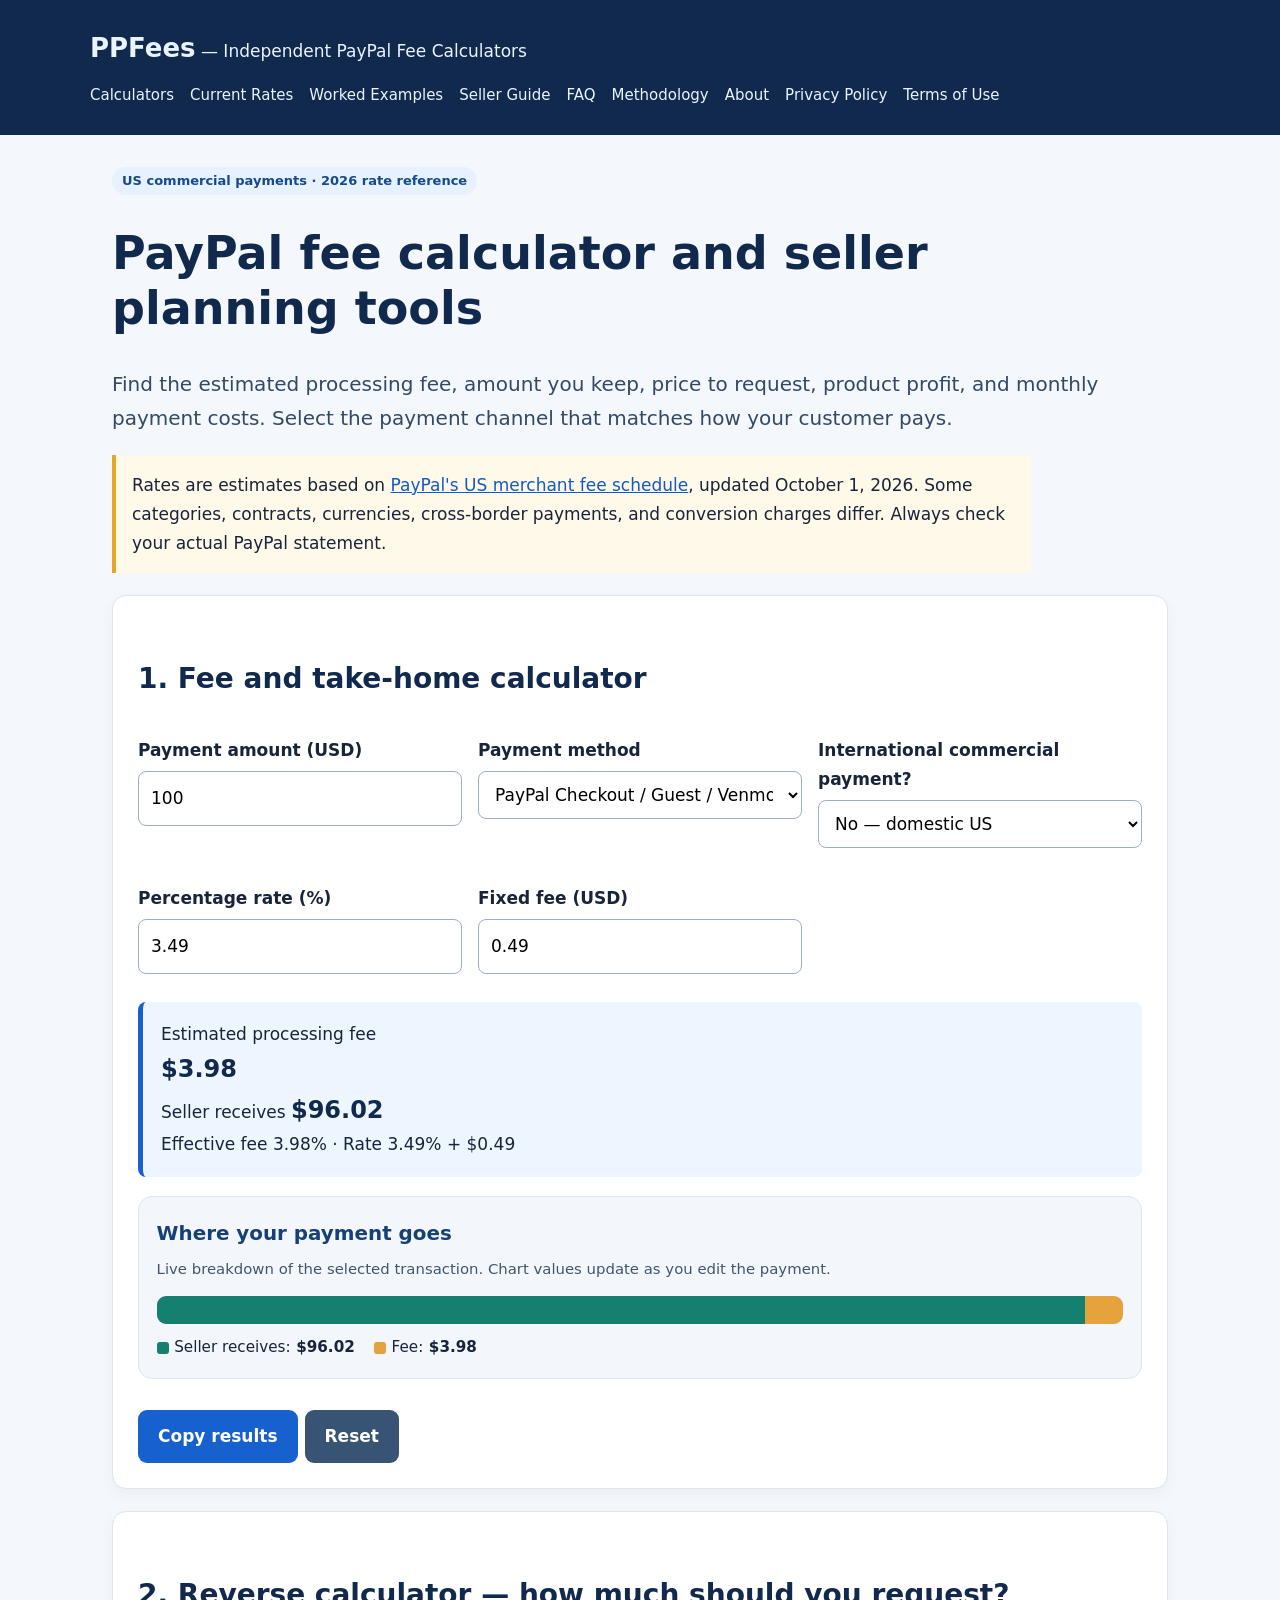
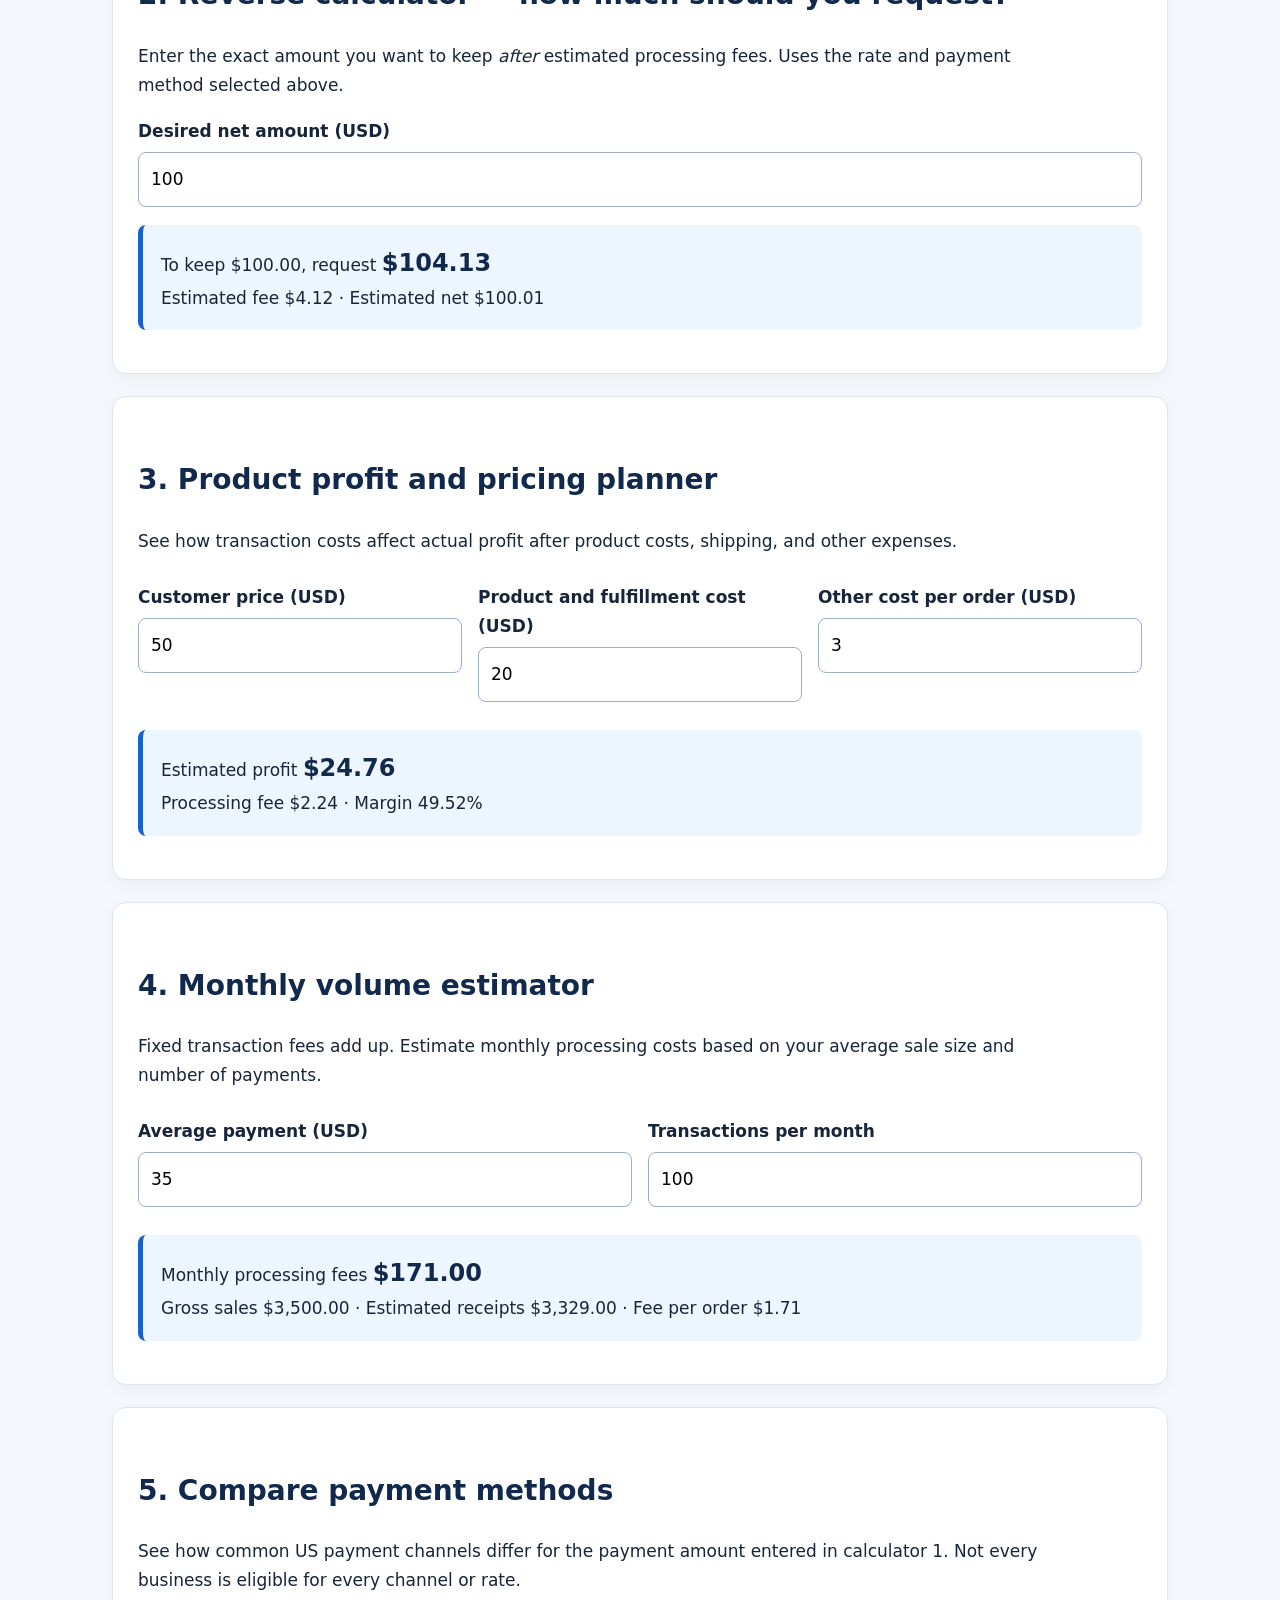
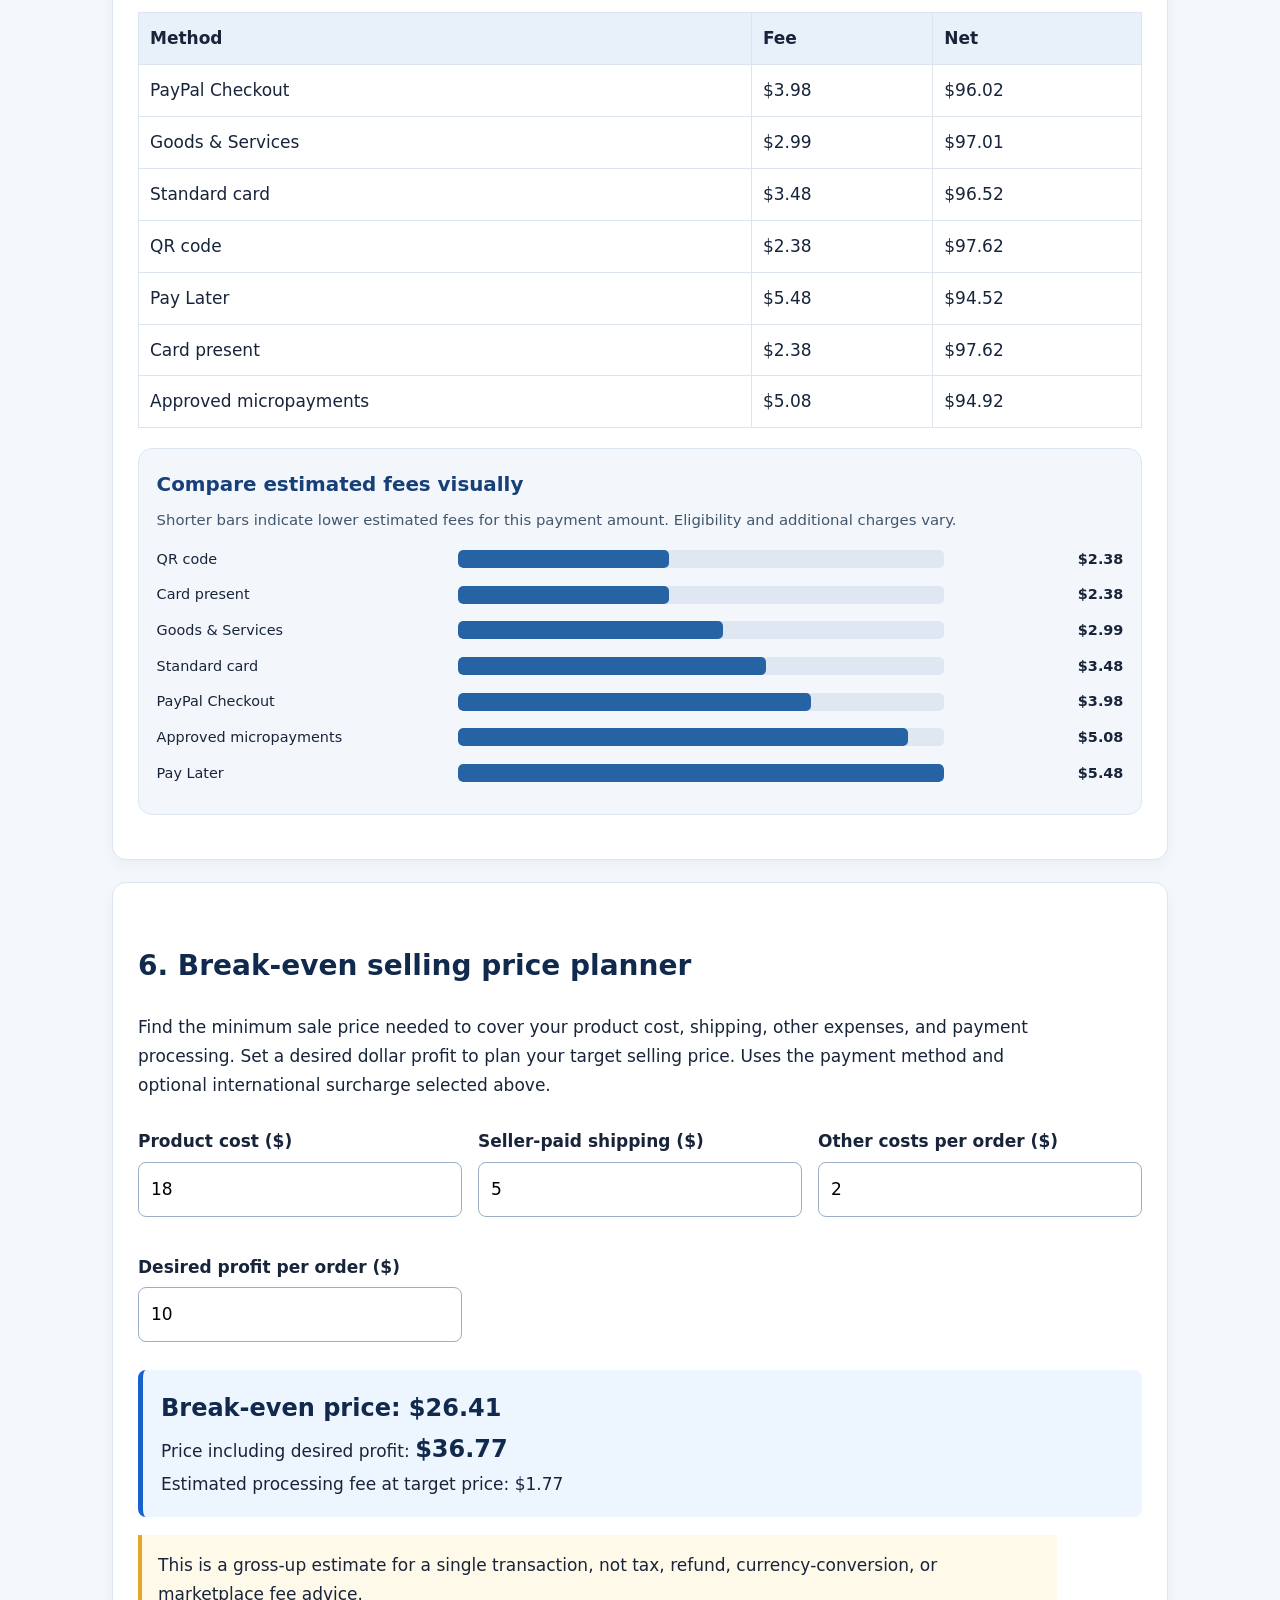
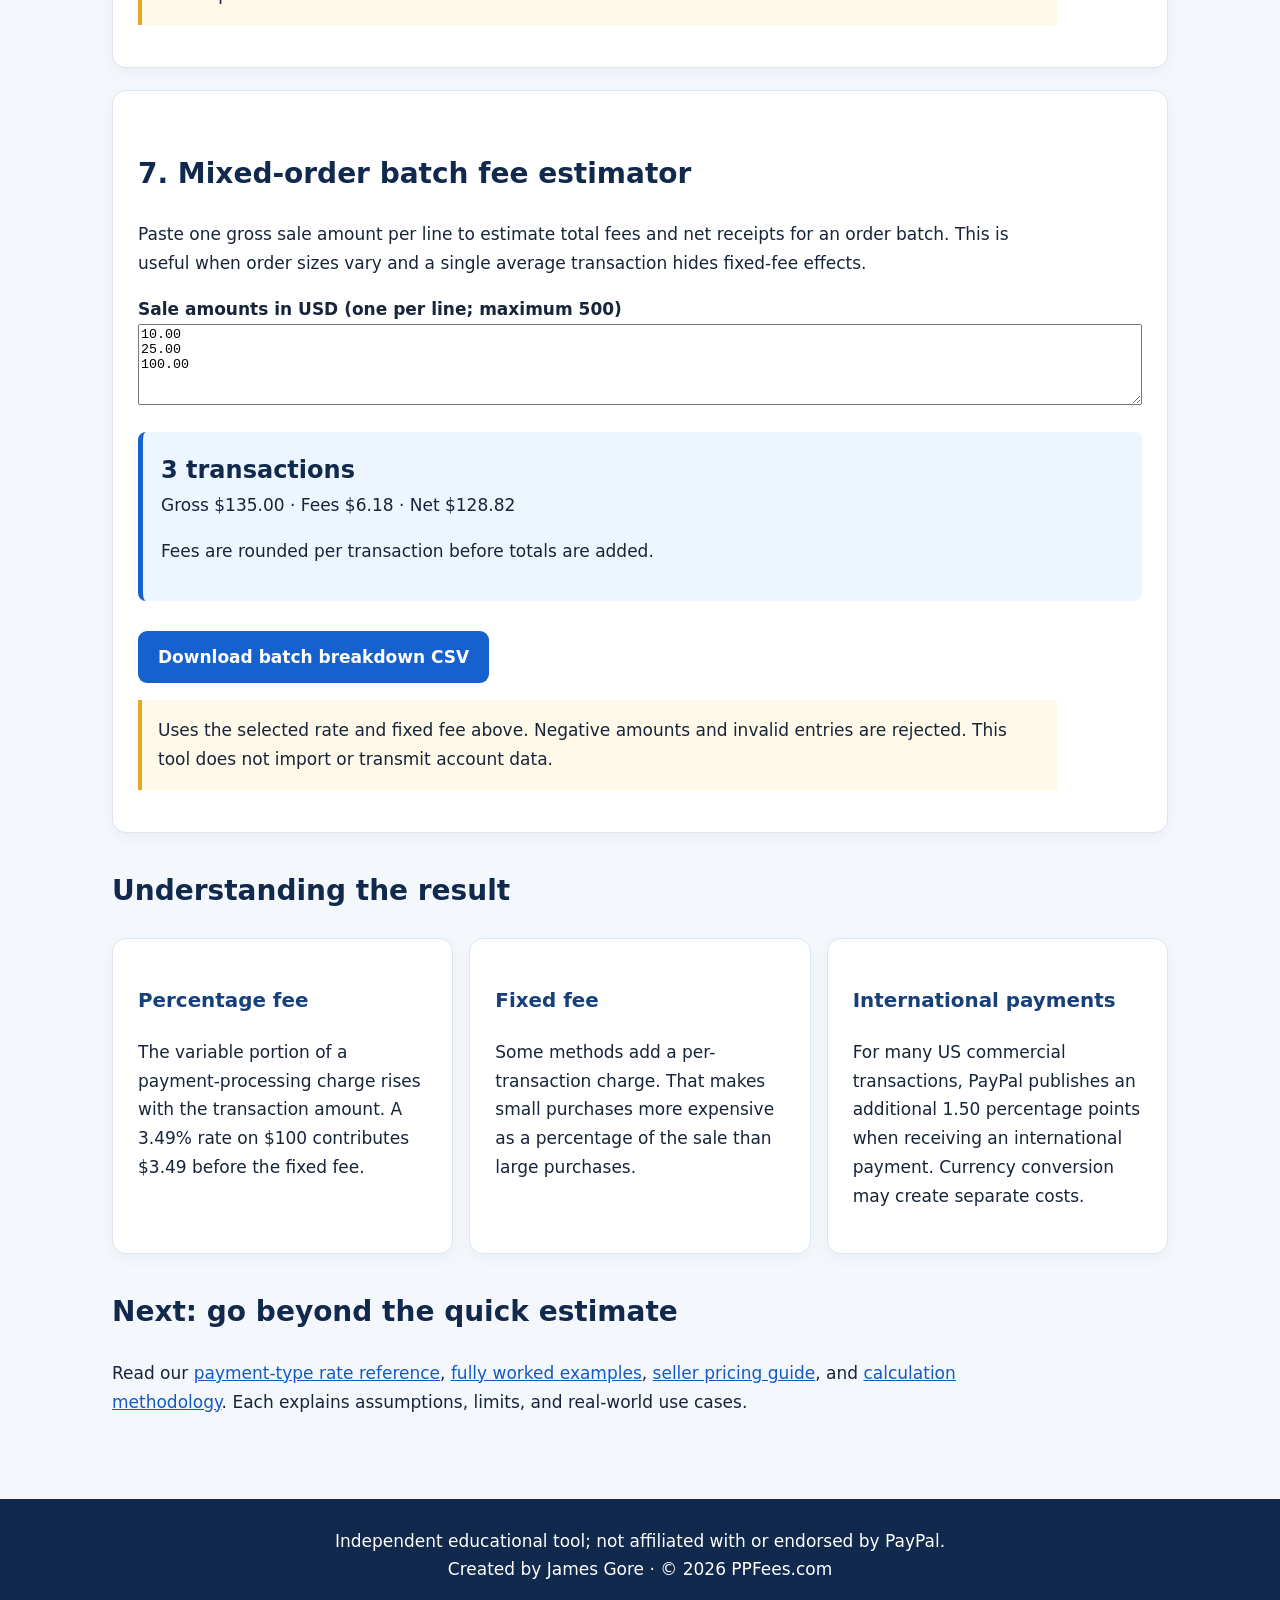
<file: index.html>
<!doctype html><html lang="en"><head><meta charset="utf-8"><meta name="viewport" content="width=device-width,initial-scale=1"><meta name="theme-color" content="#10294d"><link rel="stylesheet" href="style.css"><link rel="canonical" href="https://ppfees.com/index.html"><meta name="description" content="Free US PayPal fee calculator, reverse fee calculator, profit planner, monthly volume costs and payment method comparison."><title>PayPal Fee Calculator & Seller Pricing Tools | PPFees</title><script async src="https://pagead2.googlesyndication.com/pagead/js/adsbygoogle.js?client=ca-pub-5287196493103465" crossorigin="anonymous"></script></head><body><header><a href="index.html"><strong>PPFees</strong> — Independent PayPal Fee Calculators</a><nav><a href="index.html">Calculators</a> <a href="rates.html">Current Rates</a> <a href="examples.html">Worked Examples</a> <a href="guide.html">Seller Guide</a> <a href="faq.html">FAQ</a> <a href="methodology.html">Methodology</a> <a href="about.html">About</a> <a href="privacy.html">Privacy Policy</a> <a href="terms.html">Terms of Use</a></nav></header><main><span class="pill">US commercial payments · 2026 rate reference</span><h1>PayPal fee calculator and seller planning tools</h1><p class="lead">Find the estimated processing fee, amount you keep, price to request, product profit, and monthly payment costs. Select the payment channel that matches how your customer pays.</p><p class="notice">Rates are estimates based on <a href="https://www.paypal.com/us/business/paypal-business-fees">PayPal's US merchant fee schedule</a>, updated October 1, 2026. Some categories, contracts, currencies, cross-border payments, and conversion charges differ. Always check your actual PayPal statement.</p><section class="card"><h2>1. Fee and take-home calculator</h2><div class="grid"><div class="field"><label for="amount">Payment amount (USD)</label><input id="amount" type="number" min="0" step="0.01" value="100"></div><div class="field"><label for="method">Payment method</label><select id="method"><option value="checkout">PayPal Checkout / Guest / Venmo</option><option value="goods">Goods & Services (send/receive)</option><option value="card">Standard credit or debit card</option><option value="qr">QR code transaction</option><option value="later">Pay Later</option><option value="pos">Point of sale — card present</option><option value="micro">Approved micropayments</option><option value="custom">Custom rate</option></select></div><div class="field"><label for="cross">International commercial payment?</label><select id="cross"><option value="0">No — domestic US</option><option value="1">Yes — add 1.50%</option></select></div><div class="field"><label for="rate">Percentage rate (%)</label><input id="rate" type="number" min="0" max="99.99" step="0.01" value="3.49"></div><div class="field"><label for="fixed">Fixed fee (USD)</label><input id="fixed" type="number" min="0" step="0.01" value="0.49"></div></div><div class="result" id="feeResult" aria-live="polite"></div><div class="chart-panel"><h3>Where your payment goes</h3><p class="chart-hint">Live breakdown of the selected transaction. Chart values update as you edit the payment.</p><div id="feeChart" role="img" aria-label="Processing fee and seller take-home visual breakdown"></div></div><button id="copyResult">Copy results</button><button class="secondary" id="reset">Reset</button></section><section class="card"><h2>2. Reverse calculator — how much should you request?</h2><p>Enter the exact amount you want to keep <em>after</em> estimated processing fees. Uses the rate and payment method selected above.</p><div class="field"><label for="target">Desired net amount (USD)</label><input id="target" type="number" min="0" step="0.01" value="100"></div><div class="result" id="reverseResult" aria-live="polite"></div></section><section class="card"><h2>3. Product profit and pricing planner</h2><p>See how transaction costs affect actual profit after product costs, shipping, and other expenses.</p><div class="grid"><div class="field"><label for="sale">Customer price (USD)</label><input id="sale" type="number" min="0" step="0.01" value="50"></div><div class="field"><label for="cost">Product and fulfillment cost (USD)</label><input id="cost" type="number" min="0" step="0.01" value="20"></div><div class="field"><label for="other">Other cost per order (USD)</label><input id="other" type="number" min="0" step="0.01" value="3"></div></div><div class="result" id="profitResult" aria-live="polite"></div></section><section class="card"><h2>4. Monthly volume estimator</h2><p>Fixed transaction fees add up. Estimate monthly processing costs based on your average sale size and number of payments.</p><div class="grid"><div class="field"><label for="avg">Average payment (USD)</label><input id="avg" type="number" min="0" step="0.01" value="35"></div><div class="field"><label for="count">Transactions per month</label><input id="count" type="number" min="0" max="1000000" step="1" value="100"></div></div><div class="result" id="volumeResult" aria-live="polite"></div></section><section class="card"><h2>5. Compare payment methods</h2><p>See how common US payment channels differ for the payment amount entered in calculator 1. Not every business is eligible for every channel or rate.</p><div id="compareResult"></div><div class="chart-panel"><h3>Compare estimated fees visually</h3><p class="chart-hint">Shorter bars indicate lower estimated fees for this payment amount. Eligibility and additional charges vary.</p><div id="compareChart" role="img" aria-label="Estimated payment processing fees by payment method"></div></div></section><section class="card" id="break-even"><h2>6. Break-even selling price planner</h2><p>Find the minimum sale price needed to cover your product cost, shipping, other expenses, and payment processing. Set a desired dollar profit to plan your target selling price. Uses the payment method and optional international surcharge selected above.</p><div class="grid"><div class="field"><label for="beCost">Product cost ($)</label><input id="beCost" type="number" min="0" step="0.01" value="18"></div><div class="field"><label for="beShipping">Seller-paid shipping ($)</label><input id="beShipping" type="number" min="0" step="0.01" value="5"></div><div class="field"><label for="beOverhead">Other costs per order ($)</label><input id="beOverhead" type="number" min="0" step="0.01" value="2"></div><div class="field"><label for="beProfit">Desired profit per order ($)</label><input id="beProfit" type="number" min="0" step="0.01" value="10"></div></div><div class="result" id="beResult" aria-live="polite"></div><p class="notice">This is a gross-up estimate for a single transaction, not tax, refund, currency-conversion, or marketplace fee advice.</p></section><section class="card" id="batch"><h2>7. Mixed-order batch fee estimator</h2><p>Paste one gross sale amount per line to estimate total fees and net receipts for an order batch. This is useful when order sizes vary and a single average transaction hides fixed-fee effects.</p><label for="batchAmounts">Sale amounts in USD (one per line; maximum 500)</label><textarea id="batchAmounts" rows="5" style="width:100%;max-width:100%;box-sizing:border-box" placeholder="10.00&#10;25.00&#10;100.00">10.00
25.00
100.00</textarea><div class="result" id="batchResult" aria-live="polite"></div><button type="button" id="batchCSV">Download batch breakdown CSV</button><p class="notice">Uses the selected rate and fixed fee above. Negative amounts and invalid entries are rejected. This tool does not import or transmit account data.</p></section><h2>Understanding the result</h2><div class="grid"><article class="card"><h3>Percentage fee</h3><p>The variable portion of a payment-processing charge rises with the transaction amount. A 3.49% rate on $100 contributes $3.49 before the fixed fee.</p></article><article class="card"><h3>Fixed fee</h3><p>Some methods add a per-transaction charge. That makes small purchases more expensive as a percentage of the sale than large purchases.</p></article><article class="card"><h3>International payments</h3><p>For many US commercial transactions, PayPal publishes an additional 1.50 percentage points when receiving an international payment. Currency conversion may create separate costs.</p></article></div><h2>Next: go beyond the quick estimate</h2><p>Read our <a href="rates.html">payment-type rate reference</a>, <a href="examples.html">fully worked examples</a>, <a href="guide.html">seller pricing guide</a>, and <a href="methodology.html">calculation methodology</a>. Each explains assumptions, limits, and real-world use cases.</p><script defer src="script.js"></script></main><footer><div>Independent educational tool; not affiliated with or endorsed by PayPal.</div><div>Created by James Gore · © <span class="copyright-year">2026</span> PPFees.com</div></footer><script>document.querySelectorAll(".copyright-year").forEach(function(el){el.textContent=new Date().getFullYear();});</script></body></html>
</file>
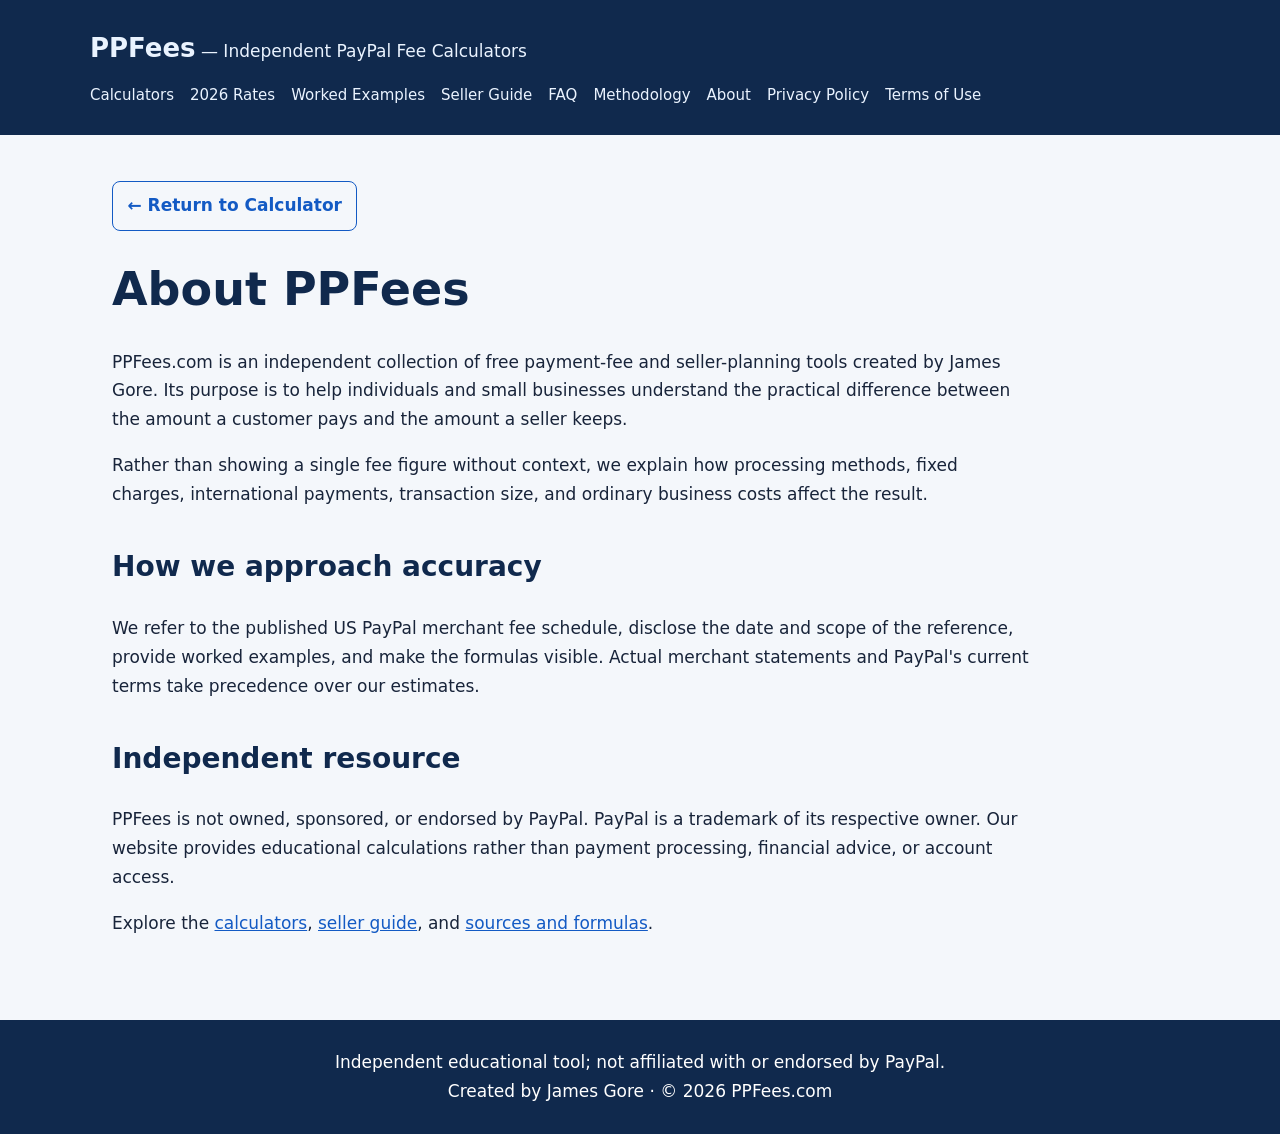
<file: about.html>
<!doctype html><html lang="en"><head><meta charset="utf-8"><meta name="viewport" content="width=device-width,initial-scale=1"><meta name="theme-color" content="#10294d"><link rel="stylesheet" href="style.css"><link rel="canonical" href="https://ppfees.com/about.html"><meta name="description" content="About the independent PPFees calculator project and its purpose."><title>About PPFees | PPFees</title><script async src="https://pagead2.googlesyndication.com/pagead/js/adsbygoogle.js?client=ca-pub-5287196493103465" crossorigin="anonymous"></script></head><body><header><a href="index.html"><strong>PPFees</strong> — Independent PayPal Fee Calculators</a><nav><a href="index.html">Calculators</a> <a href="rates.html">2026 Rates</a> <a href="examples.html">Worked Examples</a> <a href="guide.html">Seller Guide</a> <a href="faq.html">FAQ</a> <a href="methodology.html">Methodology</a> <a href="about.html">About</a> <a href="privacy.html">Privacy Policy</a> <a href="terms.html">Terms of Use</a></nav></header><main><p class="return-link"><a href="index.html">← Return to Calculator</a></p><h1>About PPFees</h1><p>PPFees.com is an independent collection of free payment-fee and seller-planning tools created by James Gore. Its purpose is to help individuals and small businesses understand the practical difference between the amount a customer pays and the amount a seller keeps.</p><p>Rather than showing a single fee figure without context, we explain how processing methods, fixed charges, international payments, transaction size, and ordinary business costs affect the result.</p><h2>How we approach accuracy</h2><p>We refer to the published US PayPal merchant fee schedule, disclose the date and scope of the reference, provide worked examples, and make the formulas visible. Actual merchant statements and PayPal's current terms take precedence over our estimates.</p><h2>Independent resource</h2><p>PPFees is not owned, sponsored, or endorsed by PayPal. PayPal is a trademark of its respective owner. Our website provides educational calculations rather than payment processing, financial advice, or account access.</p><p>Explore the <a href="index.html">calculators</a>, <a href="guide.html">seller guide</a>, and <a href="methodology.html">sources and formulas</a>.</p></main><footer><div>Independent educational tool; not affiliated with or endorsed by PayPal.</div><div>Created by James Gore · © <span class="copyright-year">2026</span> PPFees.com</div></footer><script>document.querySelectorAll(".copyright-year").forEach(function(el){el.textContent=new Date().getFullYear();});</script></body></html>
</file>
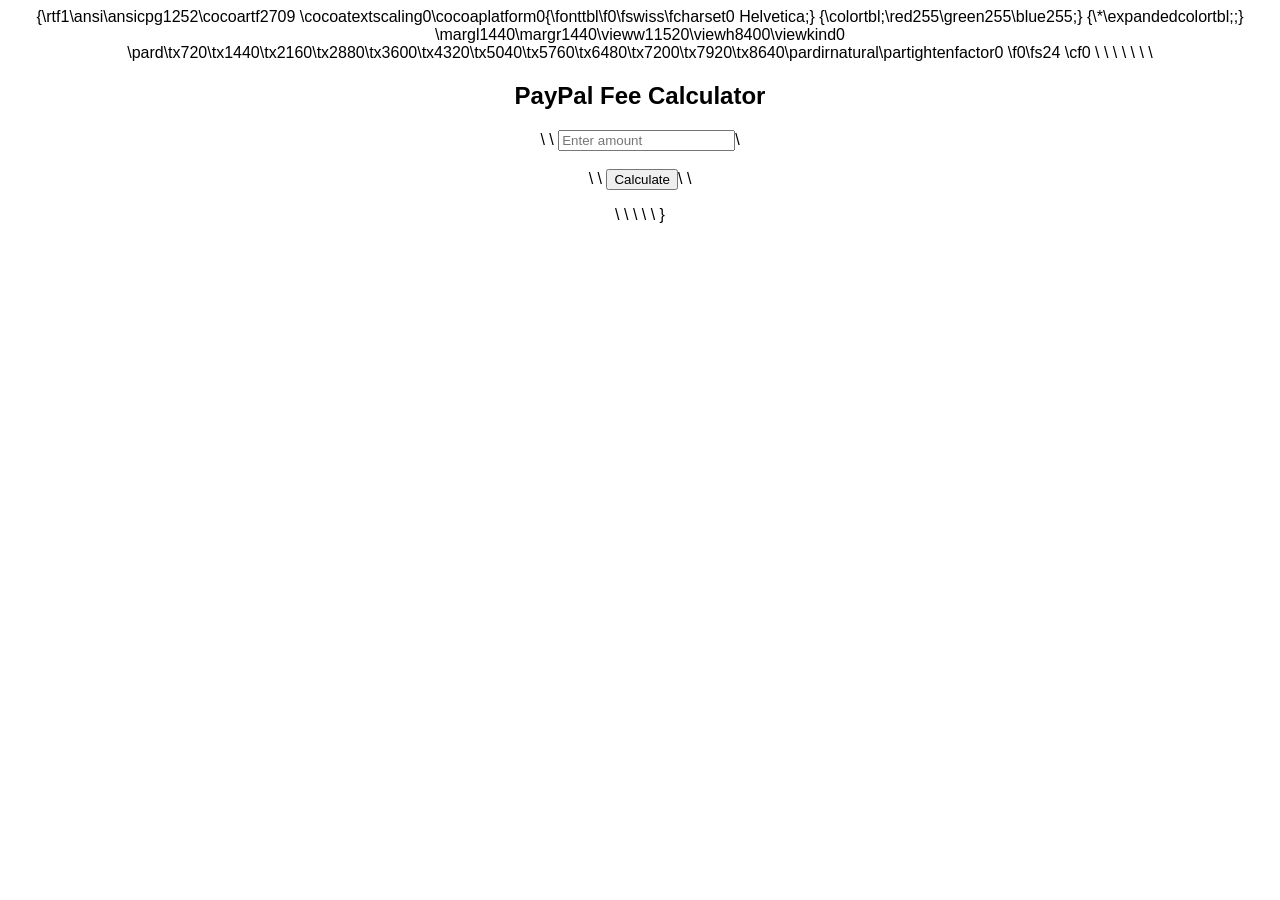
<file: calculator.html>
{\rtf1\ansi\ansicpg1252\cocoartf2709
\cocoatextscaling0\cocoaplatform0{\fonttbl\f0\fswiss\fcharset0 Helvetica;}
{\colortbl;\red255\green255\blue255;}
{\*\expandedcolortbl;;}
\margl1440\margr1440\vieww11520\viewh8400\viewkind0
\pard\tx720\tx1440\tx2160\tx2880\tx3600\tx4320\tx5040\tx5760\tx6480\tx7200\tx7920\tx8640\pardirnatural\partightenfactor0

\f0\fs24 \cf0 <!DOCTYPE html>\
<html>\
<head>\
  <title>PayPal Fee Calculator</title>\
</head>\
<body style="text-align:center; font-family:Arial;">\
\
<h2>PayPal Fee Calculator</h2>\
\
<input type="number" id="amount" placeholder="Enter amount">\
<br><br>\
\
<button onclick="calcFee()">Calculate</button>\
\
<p id="result"></p>\
\
<script>\
function calcFee() \{\
  var amt = document.getElementById("amount").value;\
  var fee = (amt * 0.029 + 0.30).toFixed(2);\
  var final = (amt - fee).toFixed(2);\
  document.getElementById("result").innerHTML =\
    "Fee: $" + fee + "<br>Final Amount: $" + final;\
\}\
</script>\
\
</body>\
</html>}
</file>
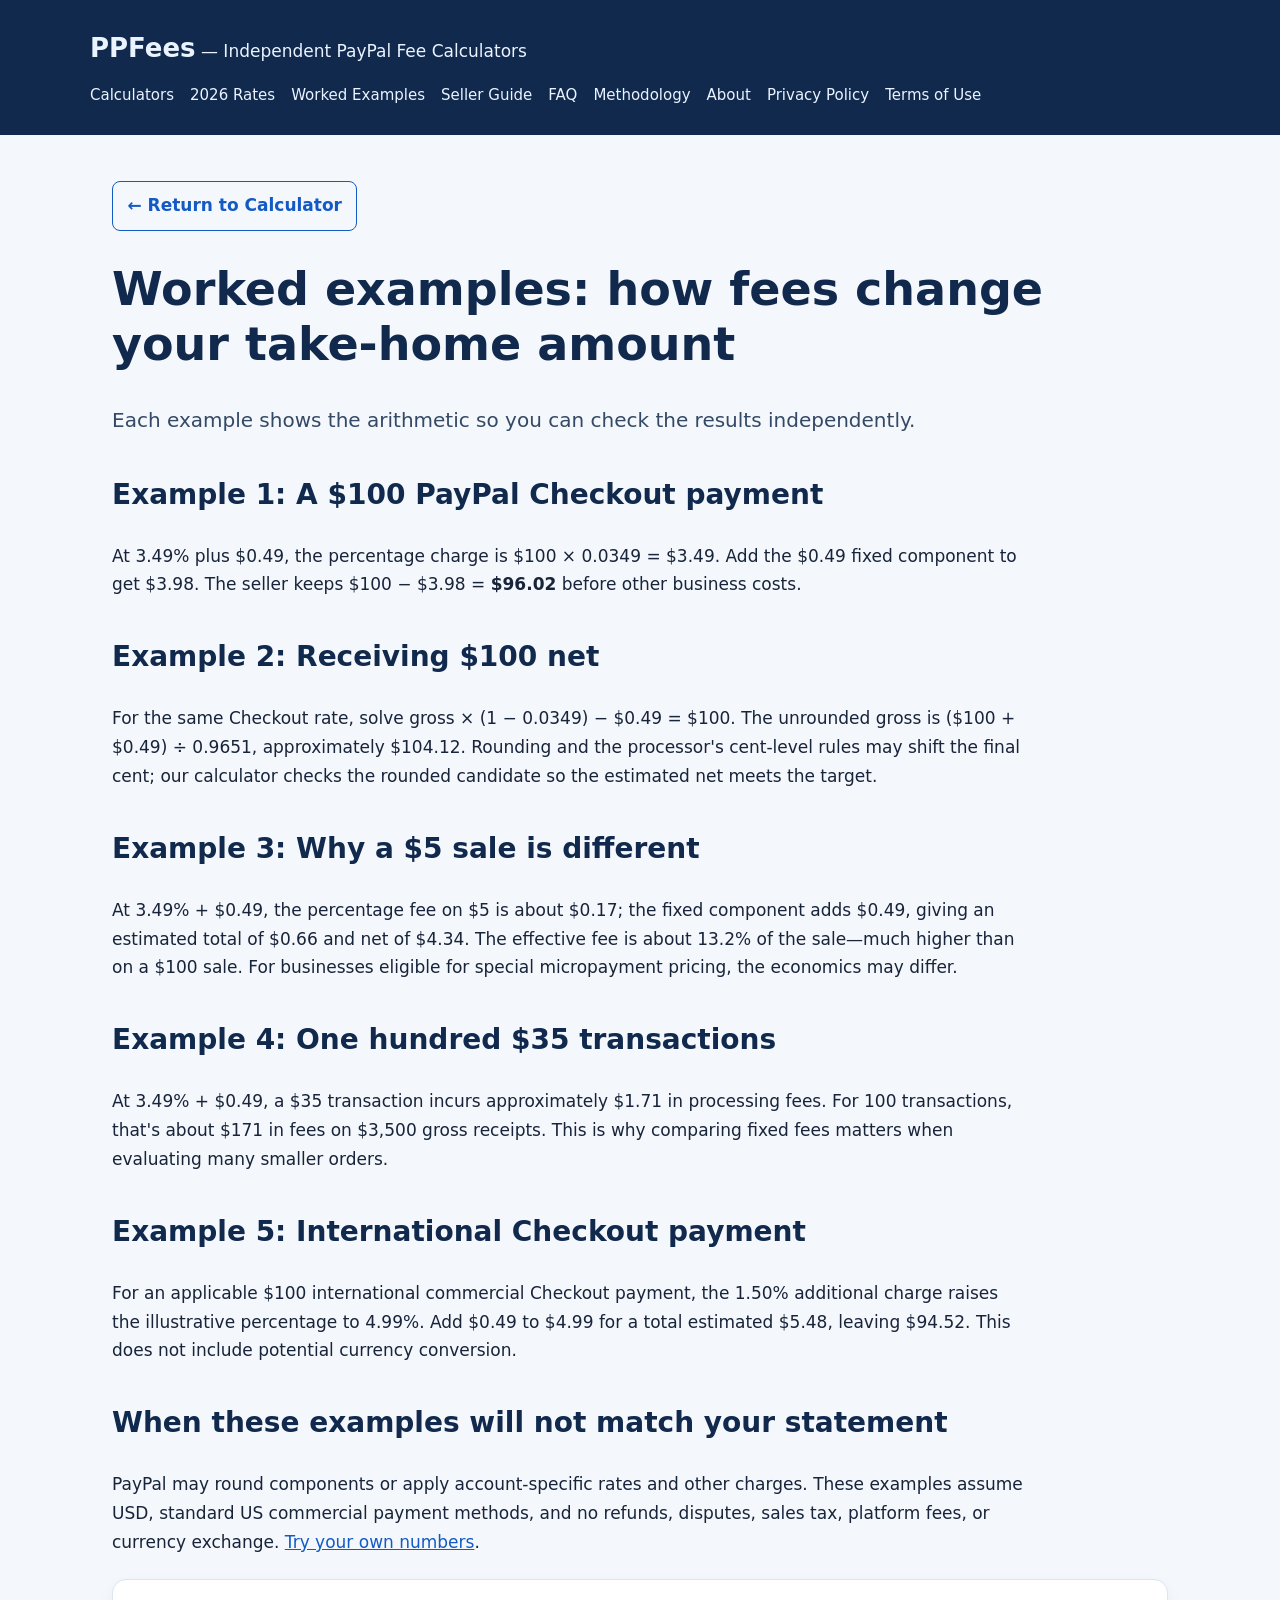
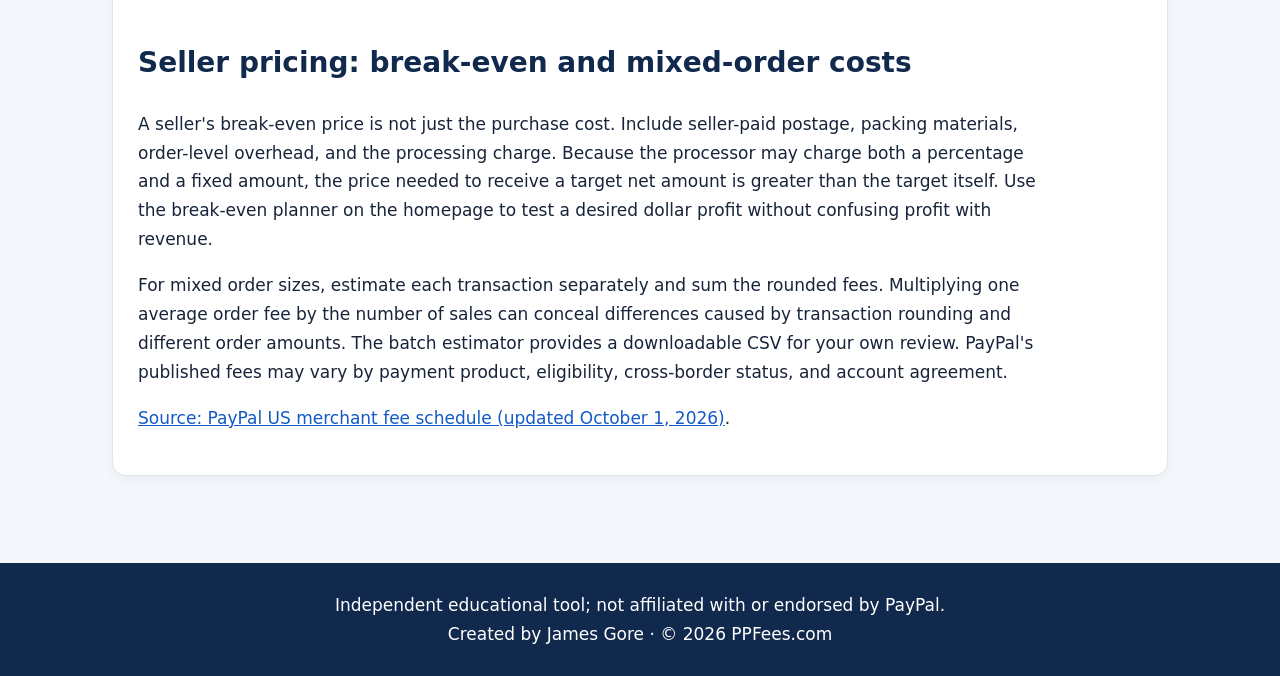
<file: examples.html>
<!doctype html><html lang="en"><head><meta charset="utf-8"><meta name="viewport" content="width=device-width,initial-scale=1"><meta name="theme-color" content="#10294d"><link rel="stylesheet" href="style.css"><link rel="canonical" href="https://ppfees.com/examples.html"><meta name="description" content="Detailed real-world examples of PayPal fees, reverse calculations, small payments and monthly volume."><title>PayPal Fee Worked Examples | PPFees</title><script async src="https://pagead2.googlesyndication.com/pagead/js/adsbygoogle.js?client=ca-pub-5287196493103465" crossorigin="anonymous"></script></head><body><header><a href="index.html"><strong>PPFees</strong> — Independent PayPal Fee Calculators</a><nav><a href="index.html">Calculators</a> <a href="rates.html">2026 Rates</a> <a href="examples.html">Worked Examples</a> <a href="guide.html">Seller Guide</a> <a href="faq.html">FAQ</a> <a href="methodology.html">Methodology</a> <a href="about.html">About</a> <a href="privacy.html">Privacy Policy</a> <a href="terms.html">Terms of Use</a></nav></header><main><p class="return-link"><a href="index.html">← Return to Calculator</a></p><h1>Worked examples: how fees change your take-home amount</h1><p class="lead">Each example shows the arithmetic so you can check the results independently.</p><h2>Example 1: A $100 PayPal Checkout payment</h2><p>At 3.49% plus $0.49, the percentage charge is $100 × 0.0349 = $3.49. Add the $0.49 fixed component to get $3.98. The seller keeps $100 − $3.98 = <strong>$96.02</strong> before other business costs.</p><h2>Example 2: Receiving $100 net</h2><p>For the same Checkout rate, solve gross × (1 − 0.0349) − $0.49 = $100. The unrounded gross is ($100 + $0.49) ÷ 0.9651, approximately $104.12. Rounding and the processor's cent-level rules may shift the final cent; our calculator checks the rounded candidate so the estimated net meets the target.</p><h2>Example 3: Why a $5 sale is different</h2><p>At 3.49% + $0.49, the percentage fee on $5 is about $0.17; the fixed component adds $0.49, giving an estimated total of $0.66 and net of $4.34. The effective fee is about 13.2% of the sale—much higher than on a $100 sale. For businesses eligible for special micropayment pricing, the economics may differ.</p><h2>Example 4: One hundred $35 transactions</h2><p>At 3.49% + $0.49, a $35 transaction incurs approximately $1.71 in processing fees. For 100 transactions, that's about $171 in fees on $3,500 gross receipts. This is why comparing fixed fees matters when evaluating many smaller orders.</p><h2>Example 5: International Checkout payment</h2><p>For an applicable $100 international commercial Checkout payment, the 1.50% additional charge raises the illustrative percentage to 4.99%. Add $0.49 to $4.99 for a total estimated $5.48, leaving $94.52. This does not include potential currency conversion.</p><h2>When these examples will not match your statement</h2><p>PayPal may round components or apply account-specific rates and other charges. These examples assume USD, standard US commercial payment methods, and no refunds, disputes, sales tax, platform fees, or currency exchange. <a href="index.html">Try your own numbers</a>.</p><section class="card"><h2>Seller pricing: break-even and mixed-order costs</h2><p>A seller's break-even price is not just the purchase cost. Include seller-paid postage, packing materials, order-level overhead, and the processing charge. Because the processor may charge both a percentage and a fixed amount, the price needed to receive a target net amount is greater than the target itself. Use the break-even planner on the homepage to test a desired dollar profit without confusing profit with revenue.</p><p>For mixed order sizes, estimate each transaction separately and sum the rounded fees. Multiplying one average order fee by the number of sales can conceal differences caused by transaction rounding and different order amounts. The batch estimator provides a downloadable CSV for your own review. PayPal's published fees may vary by payment product, eligibility, cross-border status, and account agreement.</p><p><a href="https://www.paypal.com/us/business/paypal-business-fees">Source: PayPal US merchant fee schedule (updated October 1, 2026)</a>.</p></section></main><footer><div>Independent educational tool; not affiliated with or endorsed by PayPal.</div><div>Created by James Gore · © <span class="copyright-year">2026</span> PPFees.com</div></footer><script>document.querySelectorAll(".copyright-year").forEach(function(el){el.textContent=new Date().getFullYear();});</script></body></html>
</file>
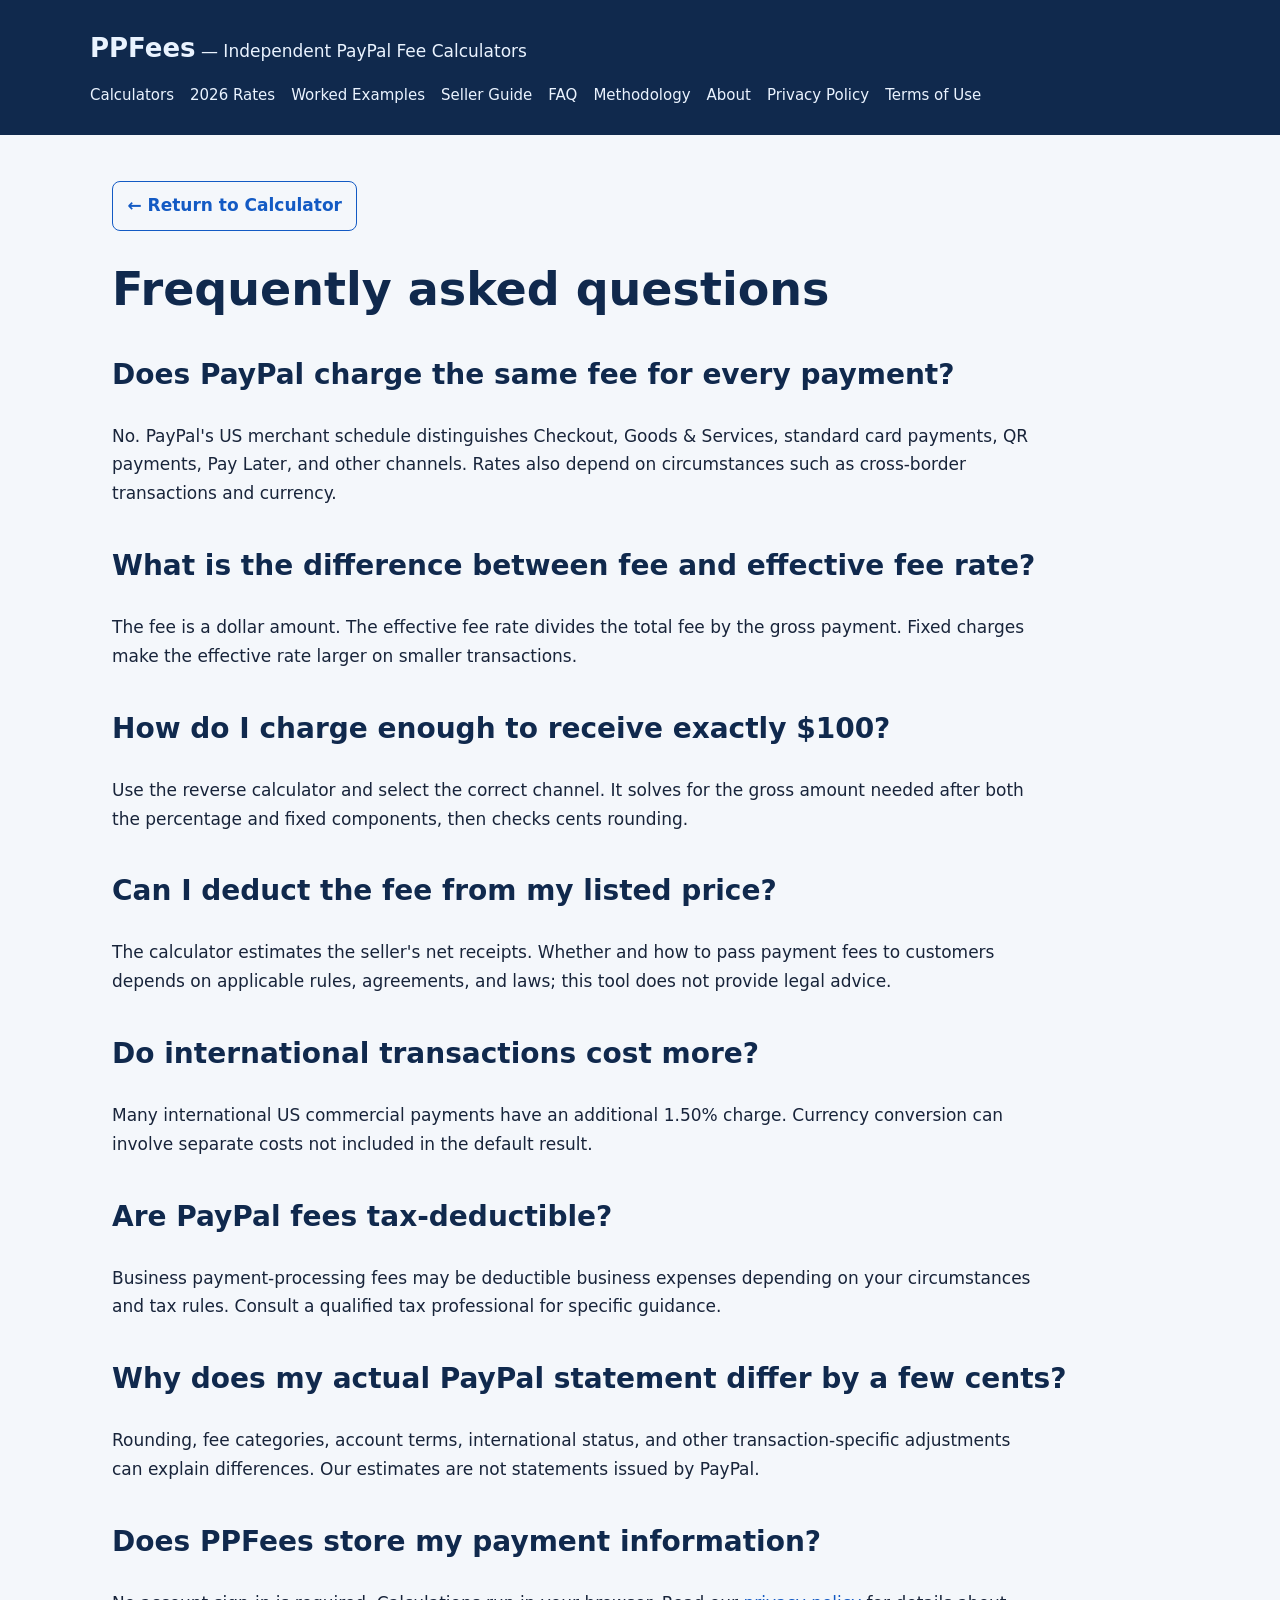
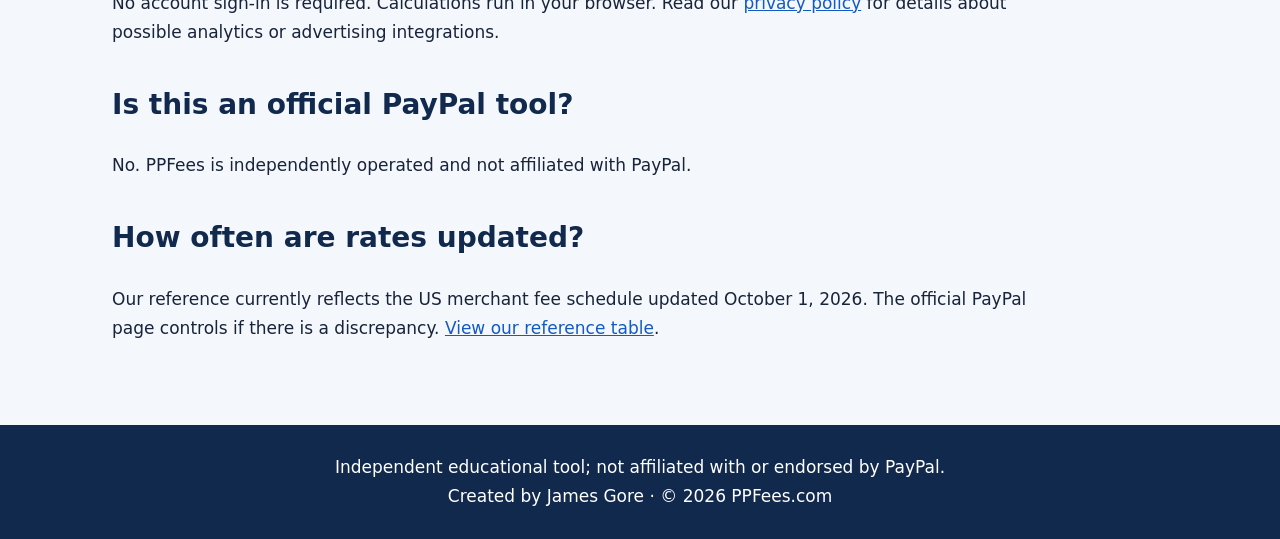
<file: faq.html>
<!doctype html><html lang="en"><head><meta charset="utf-8"><meta name="viewport" content="width=device-width,initial-scale=1"><meta name="theme-color" content="#10294d"><link rel="stylesheet" href="style.css"><link rel="canonical" href="https://ppfees.com/faq.html"><meta name="description" content="Answers to frequently asked questions about PayPal merchant processing fees."><title>PayPal Fee Calculator FAQ | PPFees</title><script async src="https://pagead2.googlesyndication.com/pagead/js/adsbygoogle.js?client=ca-pub-5287196493103465" crossorigin="anonymous"></script></head><body><header><a href="index.html"><strong>PPFees</strong> — Independent PayPal Fee Calculators</a><nav><a href="index.html">Calculators</a> <a href="rates.html">2026 Rates</a> <a href="examples.html">Worked Examples</a> <a href="guide.html">Seller Guide</a> <a href="faq.html">FAQ</a> <a href="methodology.html">Methodology</a> <a href="about.html">About</a> <a href="privacy.html">Privacy Policy</a> <a href="terms.html">Terms of Use</a></nav></header><main><p class="return-link"><a href="index.html">← Return to Calculator</a></p><h1>Frequently asked questions</h1><h2>Does PayPal charge the same fee for every payment?</h2><p>No. PayPal's US merchant schedule distinguishes Checkout, Goods & Services, standard card payments, QR payments, Pay Later, and other channels. Rates also depend on circumstances such as cross-border transactions and currency.</p><h2>What is the difference between fee and effective fee rate?</h2><p>The fee is a dollar amount. The effective fee rate divides the total fee by the gross payment. Fixed charges make the effective rate larger on smaller transactions.</p><h2>How do I charge enough to receive exactly $100?</h2><p>Use the reverse calculator and select the correct channel. It solves for the gross amount needed after both the percentage and fixed components, then checks cents rounding.</p><h2>Can I deduct the fee from my listed price?</h2><p>The calculator estimates the seller's net receipts. Whether and how to pass payment fees to customers depends on applicable rules, agreements, and laws; this tool does not provide legal advice.</p><h2>Do international transactions cost more?</h2><p>Many international US commercial payments have an additional 1.50% charge. Currency conversion can involve separate costs not included in the default result.</p><h2>Are PayPal fees tax-deductible?</h2><p>Business payment-processing fees may be deductible business expenses depending on your circumstances and tax rules. Consult a qualified tax professional for specific guidance.</p><h2>Why does my actual PayPal statement differ by a few cents?</h2><p>Rounding, fee categories, account terms, international status, and other transaction-specific adjustments can explain differences. Our estimates are not statements issued by PayPal.</p><h2>Does PPFees store my payment information?</h2><p>No account sign-in is required. Calculations run in your browser. Read our <a href="privacy.html">privacy policy</a> for details about possible analytics or advertising integrations.</p><h2>Is this an official PayPal tool?</h2><p>No. PPFees is independently operated and not affiliated with PayPal.</p><h2>How often are rates updated?</h2><p>Our reference currently reflects the US merchant fee schedule updated October 1, 2026. The official PayPal page controls if there is a discrepancy. <a href="rates.html">View our reference table</a>.</p></main><footer><div>Independent educational tool; not affiliated with or endorsed by PayPal.</div><div>Created by James Gore · © <span class="copyright-year">2026</span> PPFees.com</div></footer><script>document.querySelectorAll(".copyright-year").forEach(function(el){el.textContent=new Date().getFullYear();});</script></body></html>
</file>
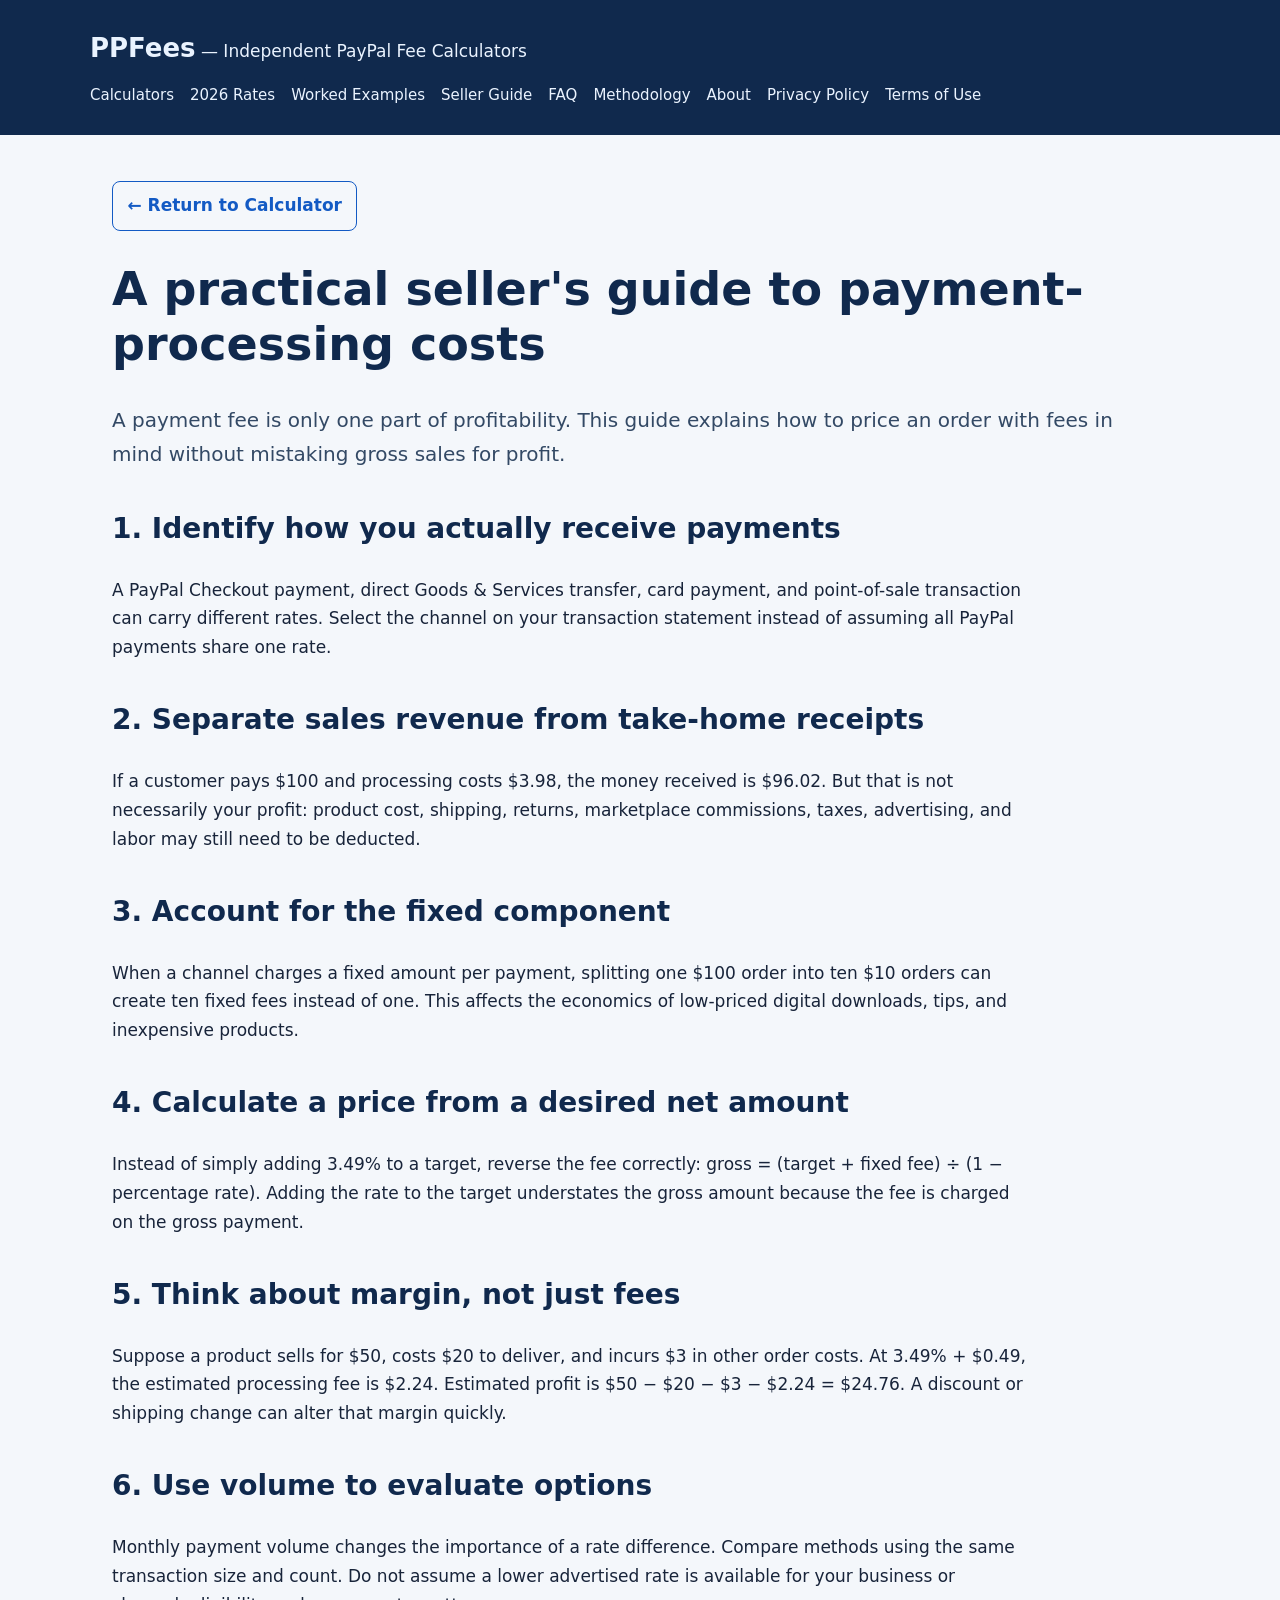
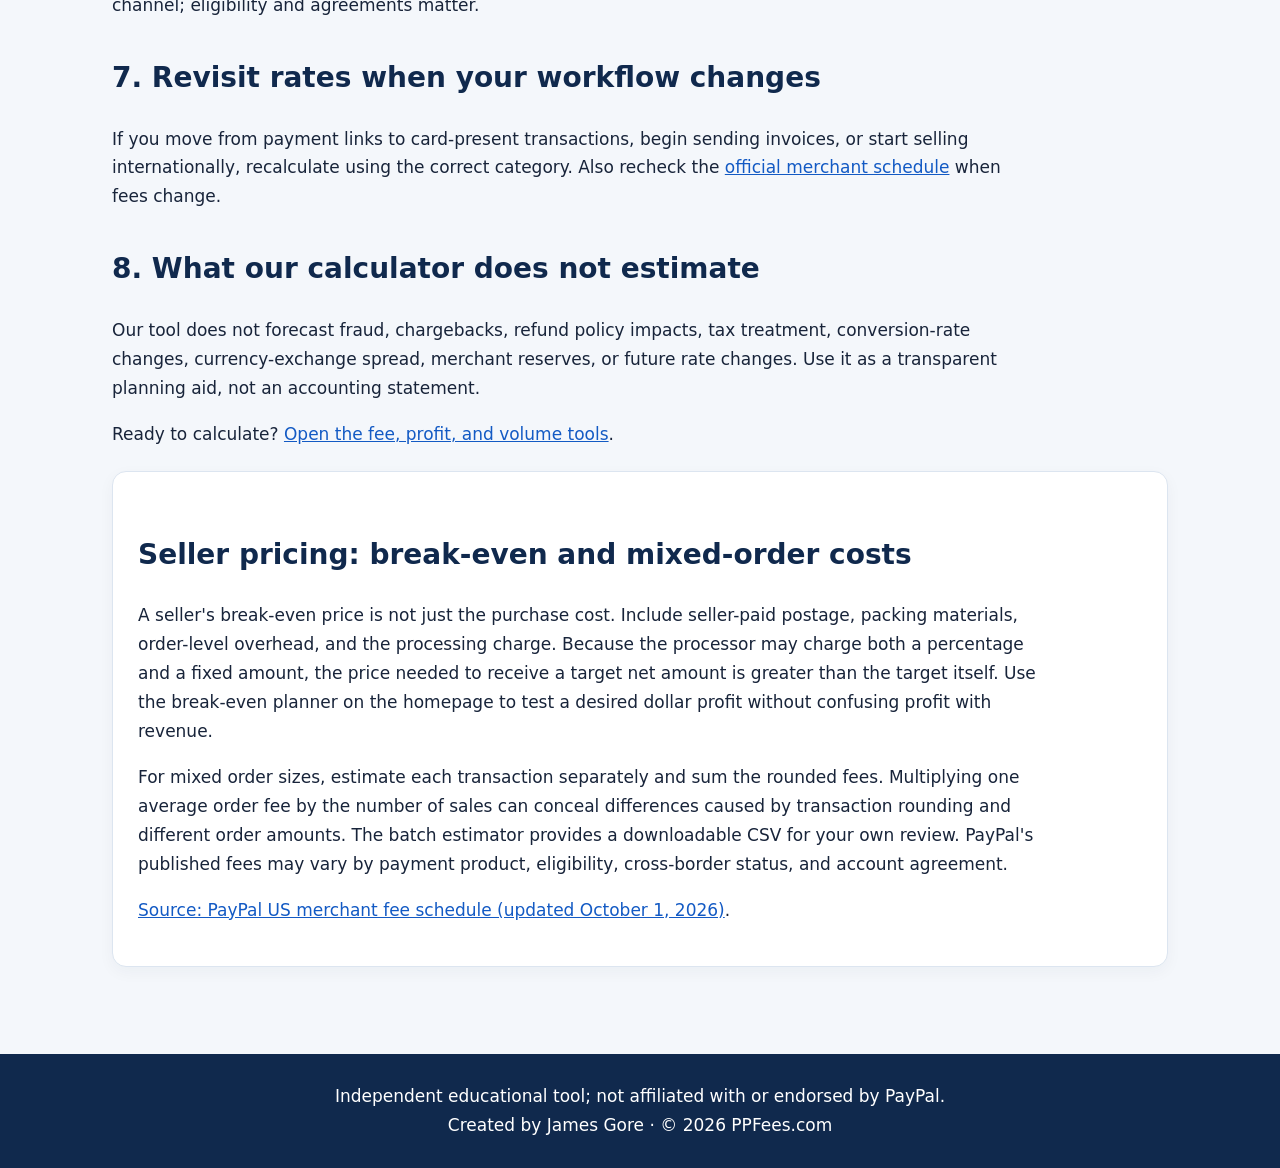
<file: guide.html>
<!doctype html><html lang="en"><head><meta charset="utf-8"><meta name="viewport" content="width=device-width,initial-scale=1"><meta name="theme-color" content="#10294d"><link rel="stylesheet" href="style.css"><link rel="canonical" href="https://ppfees.com/guide.html"><meta name="description" content="Practical merchant guide to pricing, margins, fee comparisons and PayPal processing costs."><title>Seller Guide to Payment Fees | PPFees</title><script async src="https://pagead2.googlesyndication.com/pagead/js/adsbygoogle.js?client=ca-pub-5287196493103465" crossorigin="anonymous"></script></head><body><header><a href="index.html"><strong>PPFees</strong> — Independent PayPal Fee Calculators</a><nav><a href="index.html">Calculators</a> <a href="rates.html">2026 Rates</a> <a href="examples.html">Worked Examples</a> <a href="guide.html">Seller Guide</a> <a href="faq.html">FAQ</a> <a href="methodology.html">Methodology</a> <a href="about.html">About</a> <a href="privacy.html">Privacy Policy</a> <a href="terms.html">Terms of Use</a></nav></header><main><p class="return-link"><a href="index.html">← Return to Calculator</a></p><h1>A practical seller's guide to payment-processing costs</h1><p class="lead">A payment fee is only one part of profitability. This guide explains how to price an order with fees in mind without mistaking gross sales for profit.</p><h2>1. Identify how you actually receive payments</h2><p>A PayPal Checkout payment, direct Goods & Services transfer, card payment, and point-of-sale transaction can carry different rates. Select the channel on your transaction statement instead of assuming all PayPal payments share one rate.</p><h2>2. Separate sales revenue from take-home receipts</h2><p>If a customer pays $100 and processing costs $3.98, the money received is $96.02. But that is not necessarily your profit: product cost, shipping, returns, marketplace commissions, taxes, advertising, and labor may still need to be deducted.</p><h2>3. Account for the fixed component</h2><p>When a channel charges a fixed amount per payment, splitting one $100 order into ten $10 orders can create ten fixed fees instead of one. This affects the economics of low-priced digital downloads, tips, and inexpensive products.</p><h2>4. Calculate a price from a desired net amount</h2><p>Instead of simply adding 3.49% to a target, reverse the fee correctly: gross = (target + fixed fee) ÷ (1 − percentage rate). Adding the rate to the target understates the gross amount because the fee is charged on the gross payment.</p><h2>5. Think about margin, not just fees</h2><p>Suppose a product sells for $50, costs $20 to deliver, and incurs $3 in other order costs. At 3.49% + $0.49, the estimated processing fee is $2.24. Estimated profit is $50 − $20 − $3 − $2.24 = $24.76. A discount or shipping change can alter that margin quickly.</p><h2>6. Use volume to evaluate options</h2><p>Monthly payment volume changes the importance of a rate difference. Compare methods using the same transaction size and count. Do not assume a lower advertised rate is available for your business or channel; eligibility and agreements matter.</p><h2>7. Revisit rates when your workflow changes</h2><p>If you move from payment links to card-present transactions, begin sending invoices, or start selling internationally, recalculate using the correct category. Also recheck the <a href="https://www.paypal.com/us/business/paypal-business-fees">official merchant schedule</a> when fees change.</p><h2>8. What our calculator does not estimate</h2><p>Our tool does not forecast fraud, chargebacks, refund policy impacts, tax treatment, conversion-rate changes, currency-exchange spread, merchant reserves, or future rate changes. Use it as a transparent planning aid, not an accounting statement.</p><p>Ready to calculate? <a href="index.html">Open the fee, profit, and volume tools</a>.</p><section class="card"><h2>Seller pricing: break-even and mixed-order costs</h2><p>A seller's break-even price is not just the purchase cost. Include seller-paid postage, packing materials, order-level overhead, and the processing charge. Because the processor may charge both a percentage and a fixed amount, the price needed to receive a target net amount is greater than the target itself. Use the break-even planner on the homepage to test a desired dollar profit without confusing profit with revenue.</p><p>For mixed order sizes, estimate each transaction separately and sum the rounded fees. Multiplying one average order fee by the number of sales can conceal differences caused by transaction rounding and different order amounts. The batch estimator provides a downloadable CSV for your own review. PayPal's published fees may vary by payment product, eligibility, cross-border status, and account agreement.</p><p><a href="https://www.paypal.com/us/business/paypal-business-fees">Source: PayPal US merchant fee schedule (updated October 1, 2026)</a>.</p></section></main><footer><div>Independent educational tool; not affiliated with or endorsed by PayPal.</div><div>Created by James Gore · © <span class="copyright-year">2026</span> PPFees.com</div></footer><script>document.querySelectorAll(".copyright-year").forEach(function(el){el.textContent=new Date().getFullYear();});</script></body></html>
</file>
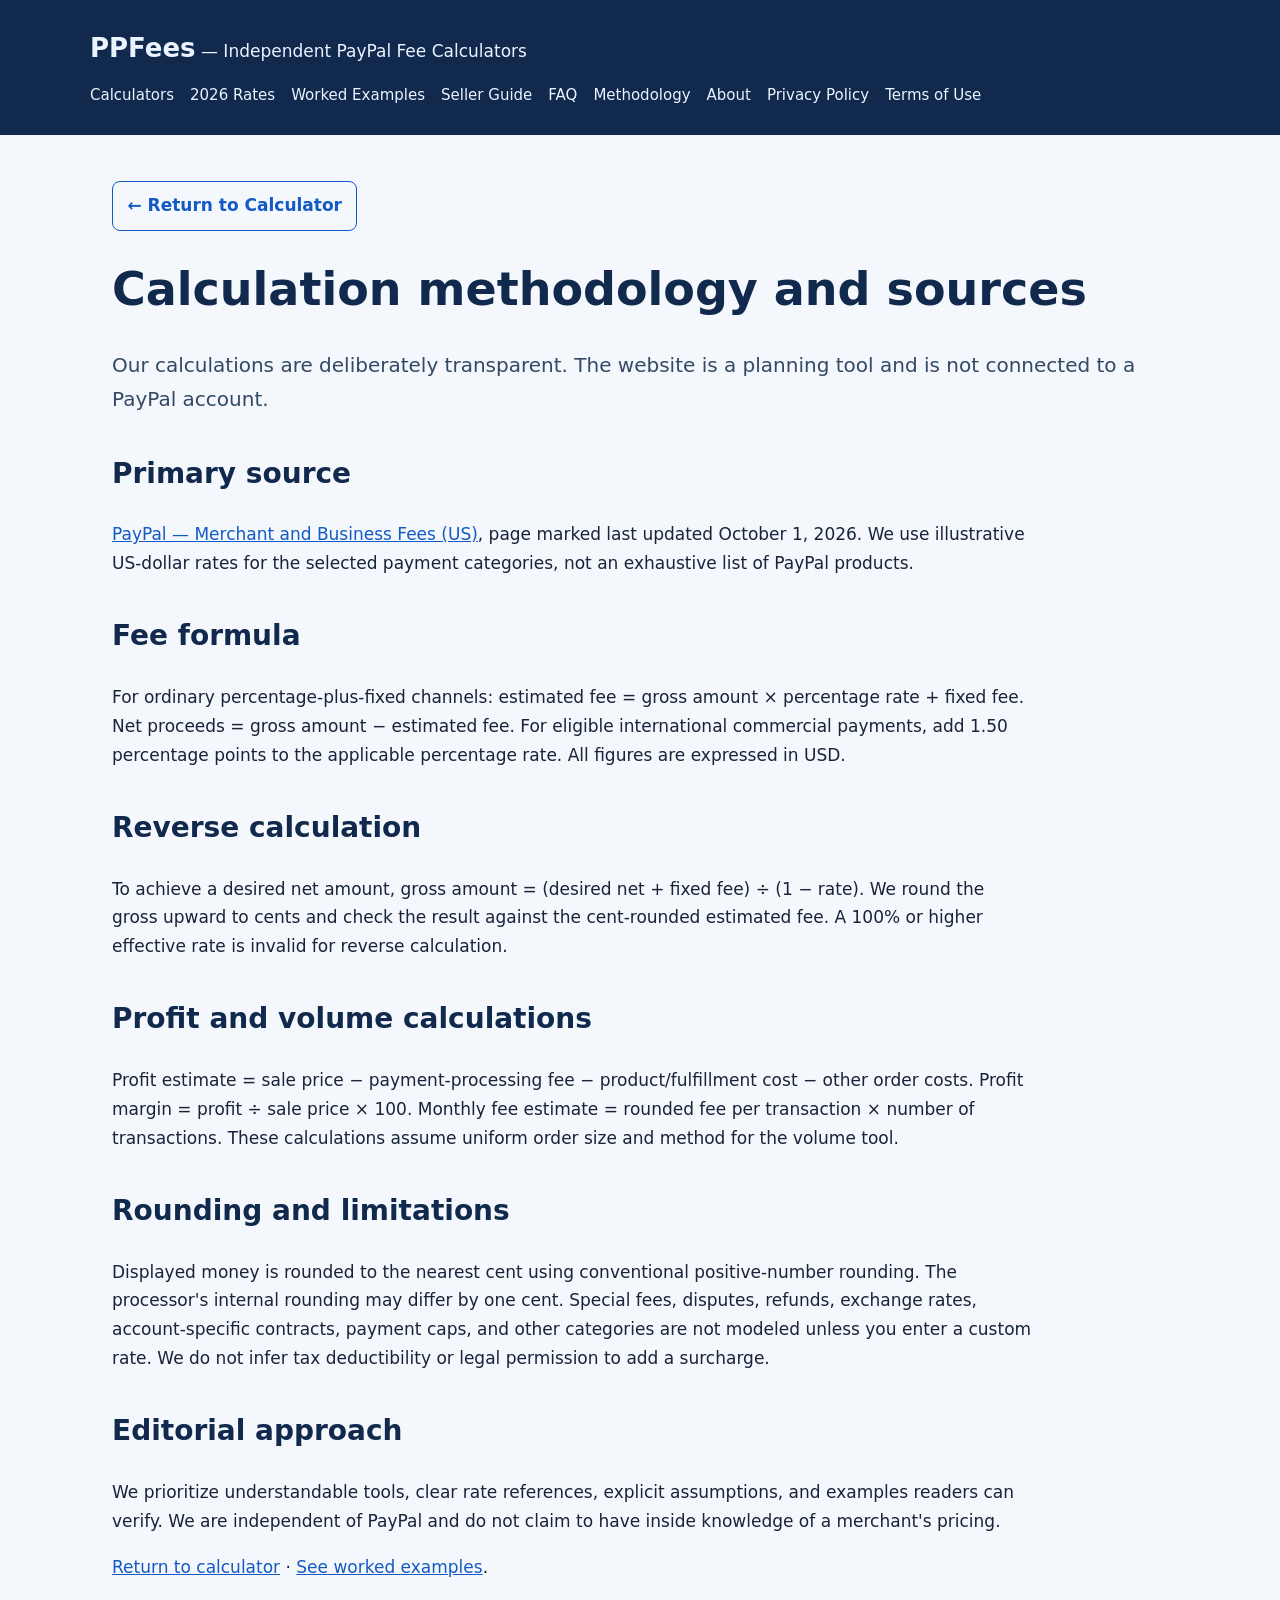
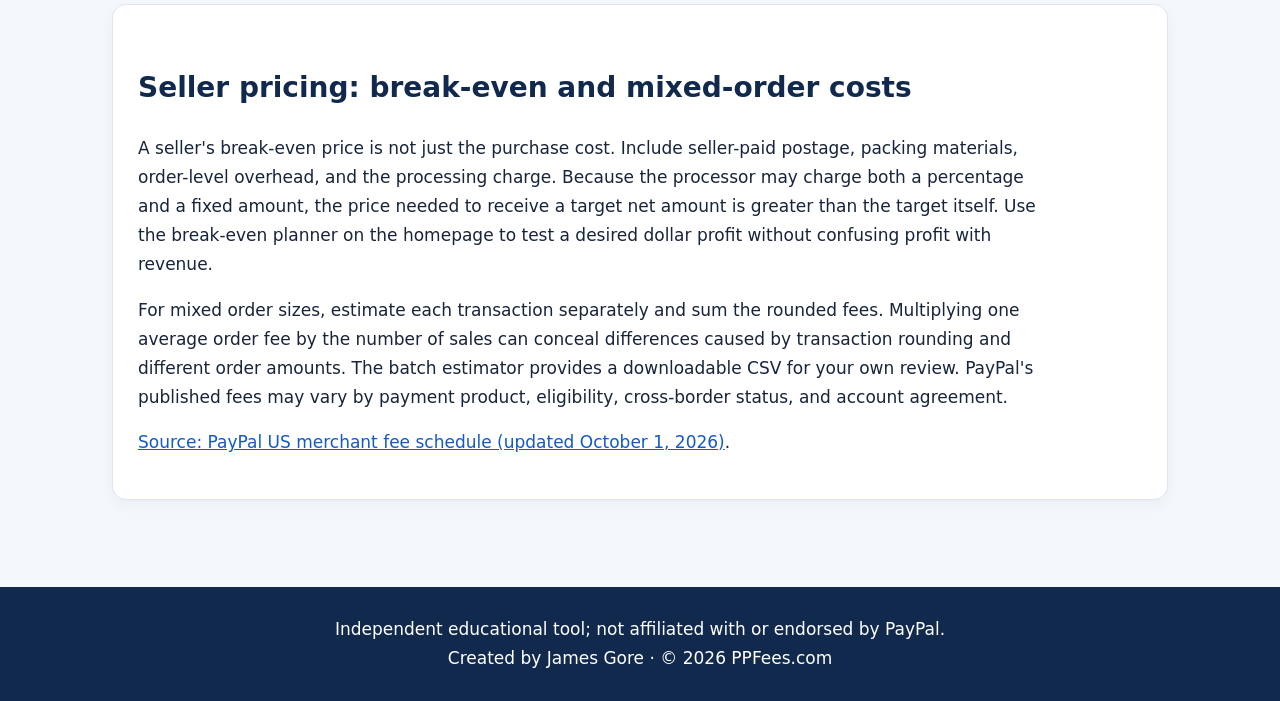
<file: methodology.html>
<!doctype html><html lang="en"><head><meta charset="utf-8"><meta name="viewport" content="width=device-width,initial-scale=1"><meta name="theme-color" content="#10294d"><link rel="stylesheet" href="style.css"><link rel="canonical" href="https://ppfees.com/methodology.html"><meta name="description" content="Transparent PayPal fee formulas, rounding, source dates, limitations and verification."><title>Calculation Methodology and Sources | PPFees</title><script async src="https://pagead2.googlesyndication.com/pagead/js/adsbygoogle.js?client=ca-pub-5287196493103465" crossorigin="anonymous"></script></head><body><header><a href="index.html"><strong>PPFees</strong> — Independent PayPal Fee Calculators</a><nav><a href="index.html">Calculators</a> <a href="rates.html">2026 Rates</a> <a href="examples.html">Worked Examples</a> <a href="guide.html">Seller Guide</a> <a href="faq.html">FAQ</a> <a href="methodology.html">Methodology</a> <a href="about.html">About</a> <a href="privacy.html">Privacy Policy</a> <a href="terms.html">Terms of Use</a></nav></header><main><p class="return-link"><a href="index.html">← Return to Calculator</a></p><h1>Calculation methodology and sources</h1><p class="lead">Our calculations are deliberately transparent. The website is a planning tool and is not connected to a PayPal account.</p><h2>Primary source</h2><p><a href="https://www.paypal.com/us/business/paypal-business-fees">PayPal — Merchant and Business Fees (US)</a>, page marked last updated October 1, 2026. We use illustrative US-dollar rates for the selected payment categories, not an exhaustive list of PayPal products.</p><h2>Fee formula</h2><p>For ordinary percentage-plus-fixed channels: estimated fee = gross amount × percentage rate + fixed fee. Net proceeds = gross amount − estimated fee. For eligible international commercial payments, add 1.50 percentage points to the applicable percentage rate. All figures are expressed in USD.</p><h2>Reverse calculation</h2><p>To achieve a desired net amount, gross amount = (desired net + fixed fee) ÷ (1 − rate). We round the gross upward to cents and check the result against the cent-rounded estimated fee. A 100% or higher effective rate is invalid for reverse calculation.</p><h2>Profit and volume calculations</h2><p>Profit estimate = sale price − payment-processing fee − product/fulfillment cost − other order costs. Profit margin = profit ÷ sale price × 100. Monthly fee estimate = rounded fee per transaction × number of transactions. These calculations assume uniform order size and method for the volume tool.</p><h2>Rounding and limitations</h2><p>Displayed money is rounded to the nearest cent using conventional positive-number rounding. The processor's internal rounding may differ by one cent. Special fees, disputes, refunds, exchange rates, account-specific contracts, payment caps, and other categories are not modeled unless you enter a custom rate. We do not infer tax deductibility or legal permission to add a surcharge.</p><h2>Editorial approach</h2><p>We prioritize understandable tools, clear rate references, explicit assumptions, and examples readers can verify. We are independent of PayPal and do not claim to have inside knowledge of a merchant's pricing.</p><p><a href="index.html">Return to calculator</a> · <a href="examples.html">See worked examples</a>.</p><section class="card"><h2>Seller pricing: break-even and mixed-order costs</h2><p>A seller's break-even price is not just the purchase cost. Include seller-paid postage, packing materials, order-level overhead, and the processing charge. Because the processor may charge both a percentage and a fixed amount, the price needed to receive a target net amount is greater than the target itself. Use the break-even planner on the homepage to test a desired dollar profit without confusing profit with revenue.</p><p>For mixed order sizes, estimate each transaction separately and sum the rounded fees. Multiplying one average order fee by the number of sales can conceal differences caused by transaction rounding and different order amounts. The batch estimator provides a downloadable CSV for your own review. PayPal's published fees may vary by payment product, eligibility, cross-border status, and account agreement.</p><p><a href="https://www.paypal.com/us/business/paypal-business-fees">Source: PayPal US merchant fee schedule (updated October 1, 2026)</a>.</p></section></main><footer><div>Independent educational tool; not affiliated with or endorsed by PayPal.</div><div>Created by James Gore · © <span class="copyright-year">2026</span> PPFees.com</div></footer><script>document.querySelectorAll(".copyright-year").forEach(function(el){el.textContent=new Date().getFullYear();});</script></body></html>
</file>
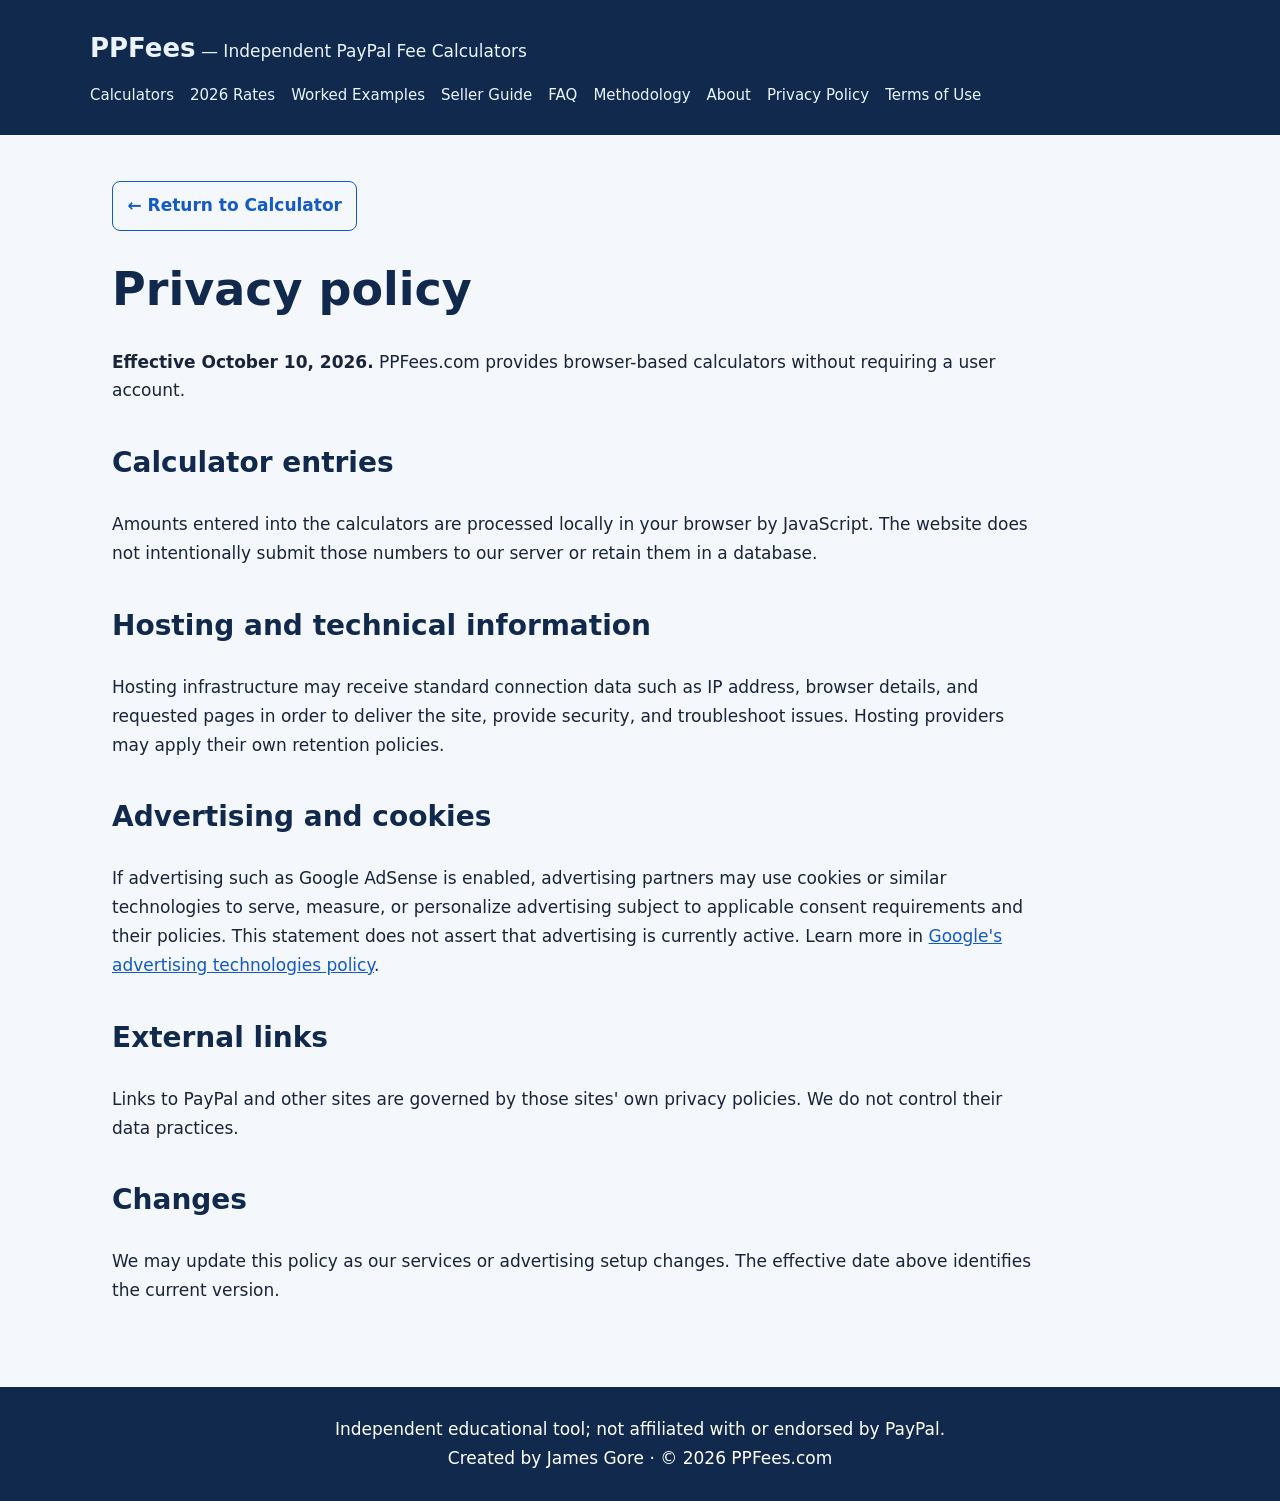
<file: privacy.html>
<!doctype html><html lang="en"><head><meta charset="utf-8"><meta name="viewport" content="width=device-width,initial-scale=1"><meta name="theme-color" content="#10294d"><link rel="stylesheet" href="style.css"><link rel="canonical" href="https://ppfees.com/privacy.html"><meta name="description" content="PPFees privacy policy and browser-based calculator data handling."><title>Privacy Policy | PPFees</title><script async src="https://pagead2.googlesyndication.com/pagead/js/adsbygoogle.js?client=ca-pub-5287196493103465" crossorigin="anonymous"></script></head><body><header><a href="index.html"><strong>PPFees</strong> — Independent PayPal Fee Calculators</a><nav><a href="index.html">Calculators</a> <a href="rates.html">2026 Rates</a> <a href="examples.html">Worked Examples</a> <a href="guide.html">Seller Guide</a> <a href="faq.html">FAQ</a> <a href="methodology.html">Methodology</a> <a href="about.html">About</a> <a href="privacy.html">Privacy Policy</a> <a href="terms.html">Terms of Use</a></nav></header><main><p class="return-link"><a href="index.html">← Return to Calculator</a></p><h1>Privacy policy</h1><p><strong>Effective October 10, 2026.</strong> PPFees.com provides browser-based calculators without requiring a user account.</p><h2>Calculator entries</h2><p>Amounts entered into the calculators are processed locally in your browser by JavaScript. The website does not intentionally submit those numbers to our server or retain them in a database.</p><h2>Hosting and technical information</h2><p>Hosting infrastructure may receive standard connection data such as IP address, browser details, and requested pages in order to deliver the site, provide security, and troubleshoot issues. Hosting providers may apply their own retention policies.</p><h2>Advertising and cookies</h2><p>If advertising such as Google AdSense is enabled, advertising partners may use cookies or similar technologies to serve, measure, or personalize advertising subject to applicable consent requirements and their policies. This statement does not assert that advertising is currently active. Learn more in <a href="https://policies.google.com/technologies/ads">Google's advertising technologies policy</a>.</p><h2>External links</h2><p>Links to PayPal and other sites are governed by those sites' own privacy policies. We do not control their data practices.</p><h2>Changes</h2><p>We may update this policy as our services or advertising setup changes. The effective date above identifies the current version.</p></main><footer><div>Independent educational tool; not affiliated with or endorsed by PayPal.</div><div>Created by James Gore · © <span class="copyright-year">2026</span> PPFees.com</div></footer><script>document.querySelectorAll(".copyright-year").forEach(function(el){el.textContent=new Date().getFullYear();});</script></body></html>
</file>
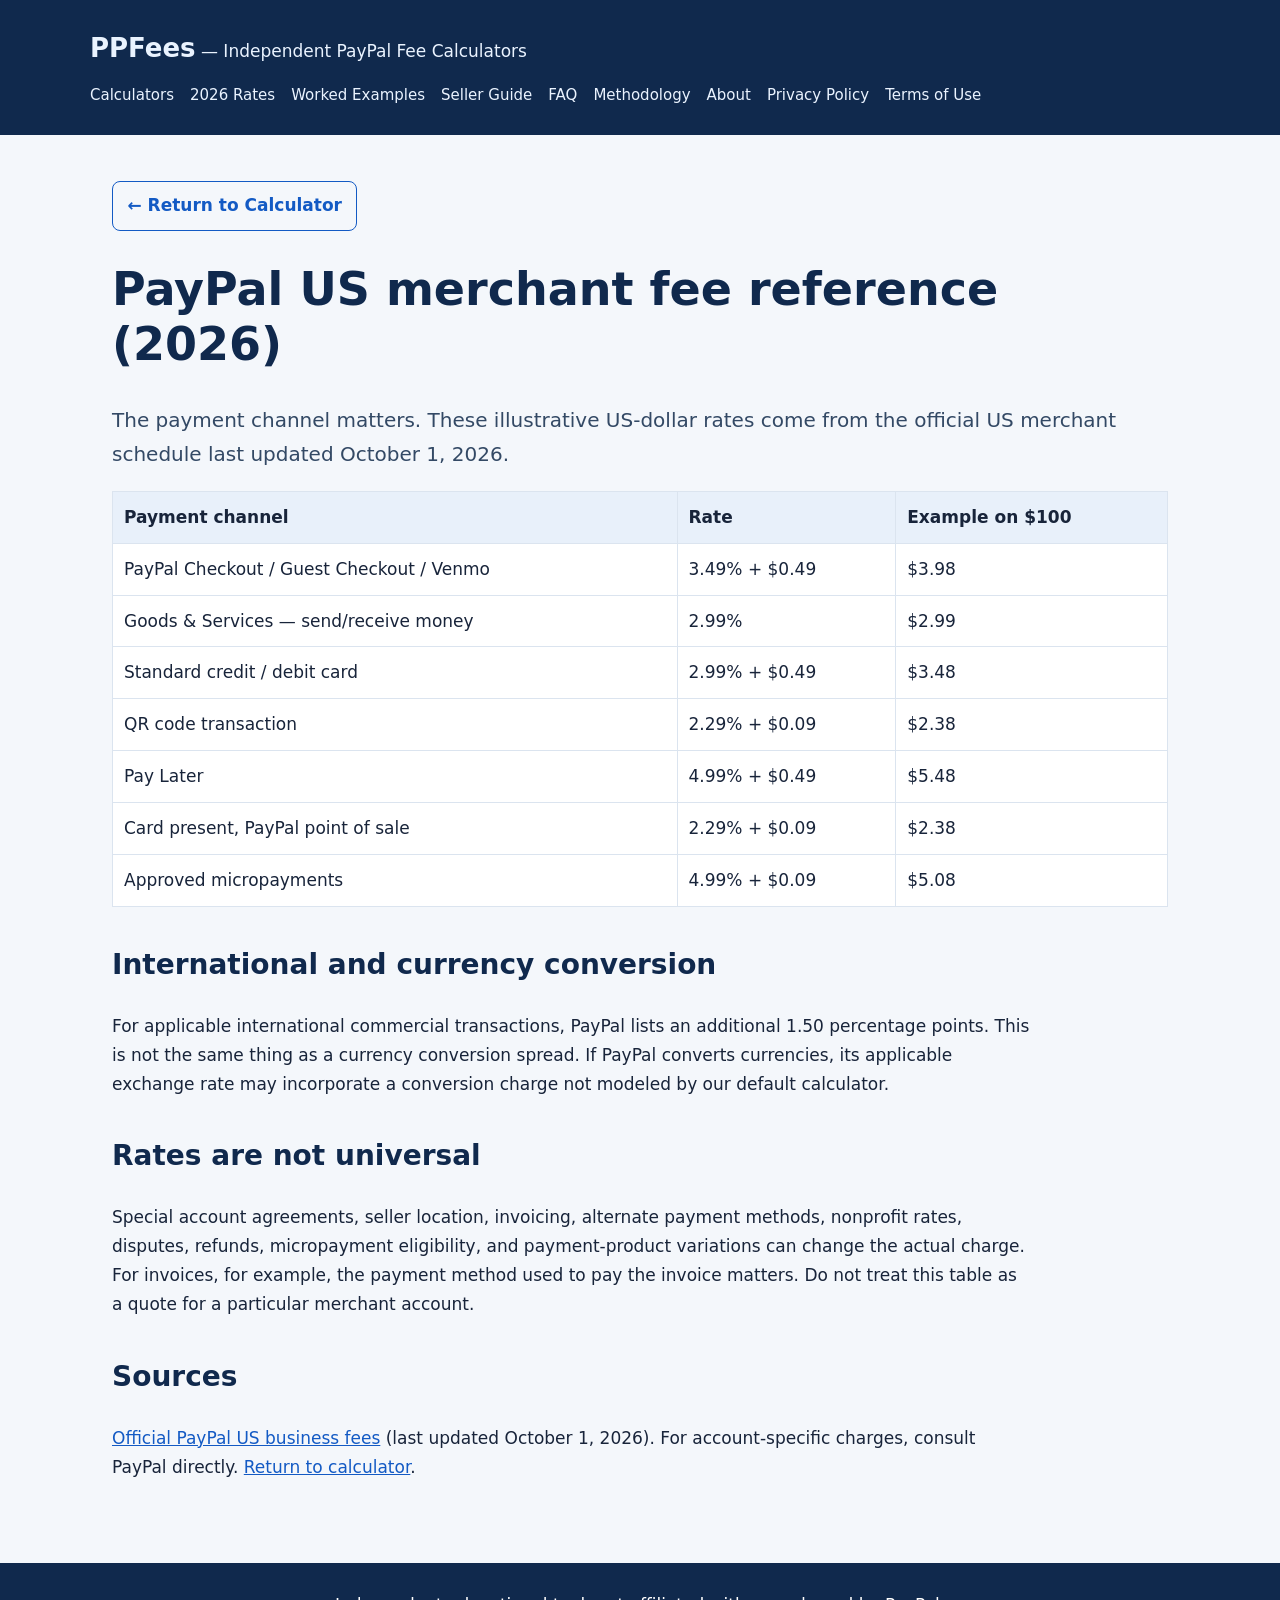
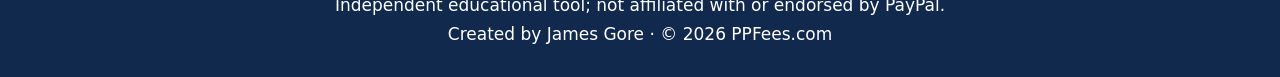
<file: rates.html>
<!doctype html><html lang="en"><head><meta charset="utf-8"><meta name="viewport" content="width=device-width,initial-scale=1"><meta name="theme-color" content="#10294d"><link rel="stylesheet" href="style.css"><link rel="canonical" href="https://ppfees.com/rates.html"><meta name="description" content="Reference table for common PayPal US merchant fees and payment types."><title>PayPal US Fee Rates 2026 | PPFees</title><script async src="https://pagead2.googlesyndication.com/pagead/js/adsbygoogle.js?client=ca-pub-5287196493103465" crossorigin="anonymous"></script></head><body><header><a href="index.html"><strong>PPFees</strong> — Independent PayPal Fee Calculators</a><nav><a href="index.html">Calculators</a> <a href="rates.html">2026 Rates</a> <a href="examples.html">Worked Examples</a> <a href="guide.html">Seller Guide</a> <a href="faq.html">FAQ</a> <a href="methodology.html">Methodology</a> <a href="about.html">About</a> <a href="privacy.html">Privacy Policy</a> <a href="terms.html">Terms of Use</a></nav></header><main><p class="return-link"><a href="index.html">← Return to Calculator</a></p><h1>PayPal US merchant fee reference (2026)</h1><p class="lead">The payment channel matters. These illustrative US-dollar rates come from the official US merchant schedule last updated October 1, 2026.</p><table><thead><tr><th>Payment channel</th><th>Rate</th><th>Example on $100</th></tr></thead><tbody><tr><td>PayPal Checkout / Guest Checkout / Venmo</td><td>3.49% + $0.49</td><td>$3.98</td></tr><tr><td>Goods & Services — send/receive money</td><td>2.99%</td><td>$2.99</td></tr><tr><td>Standard credit / debit card</td><td>2.99% + $0.49</td><td>$3.48</td></tr><tr><td>QR code transaction</td><td>2.29% + $0.09</td><td>$2.38</td></tr><tr><td>Pay Later</td><td>4.99% + $0.49</td><td>$5.48</td></tr><tr><td>Card present, PayPal point of sale</td><td>2.29% + $0.09</td><td>$2.38</td></tr><tr><td>Approved micropayments</td><td>4.99% + $0.09</td><td>$5.08</td></tr></tbody></table><h2>International and currency conversion</h2><p>For applicable international commercial transactions, PayPal lists an additional 1.50 percentage points. This is not the same thing as a currency conversion spread. If PayPal converts currencies, its applicable exchange rate may incorporate a conversion charge not modeled by our default calculator.</p><h2>Rates are not universal</h2><p>Special account agreements, seller location, invoicing, alternate payment methods, nonprofit rates, disputes, refunds, micropayment eligibility, and payment-product variations can change the actual charge. For invoices, for example, the payment method used to pay the invoice matters. Do not treat this table as a quote for a particular merchant account.</p><h2>Sources</h2><p><a href="https://www.paypal.com/us/business/paypal-business-fees">Official PayPal US business fees</a> (last updated October 1, 2026). For account-specific charges, consult PayPal directly. <a href="index.html">Return to calculator</a>.</p></main><footer><div>Independent educational tool; not affiliated with or endorsed by PayPal.</div><div>Created by James Gore · © <span class="copyright-year">2026</span> PPFees.com</div></footer><script>document.querySelectorAll(".copyright-year").forEach(function(el){el.textContent=new Date().getFullYear();});</script></body></html>
</file>
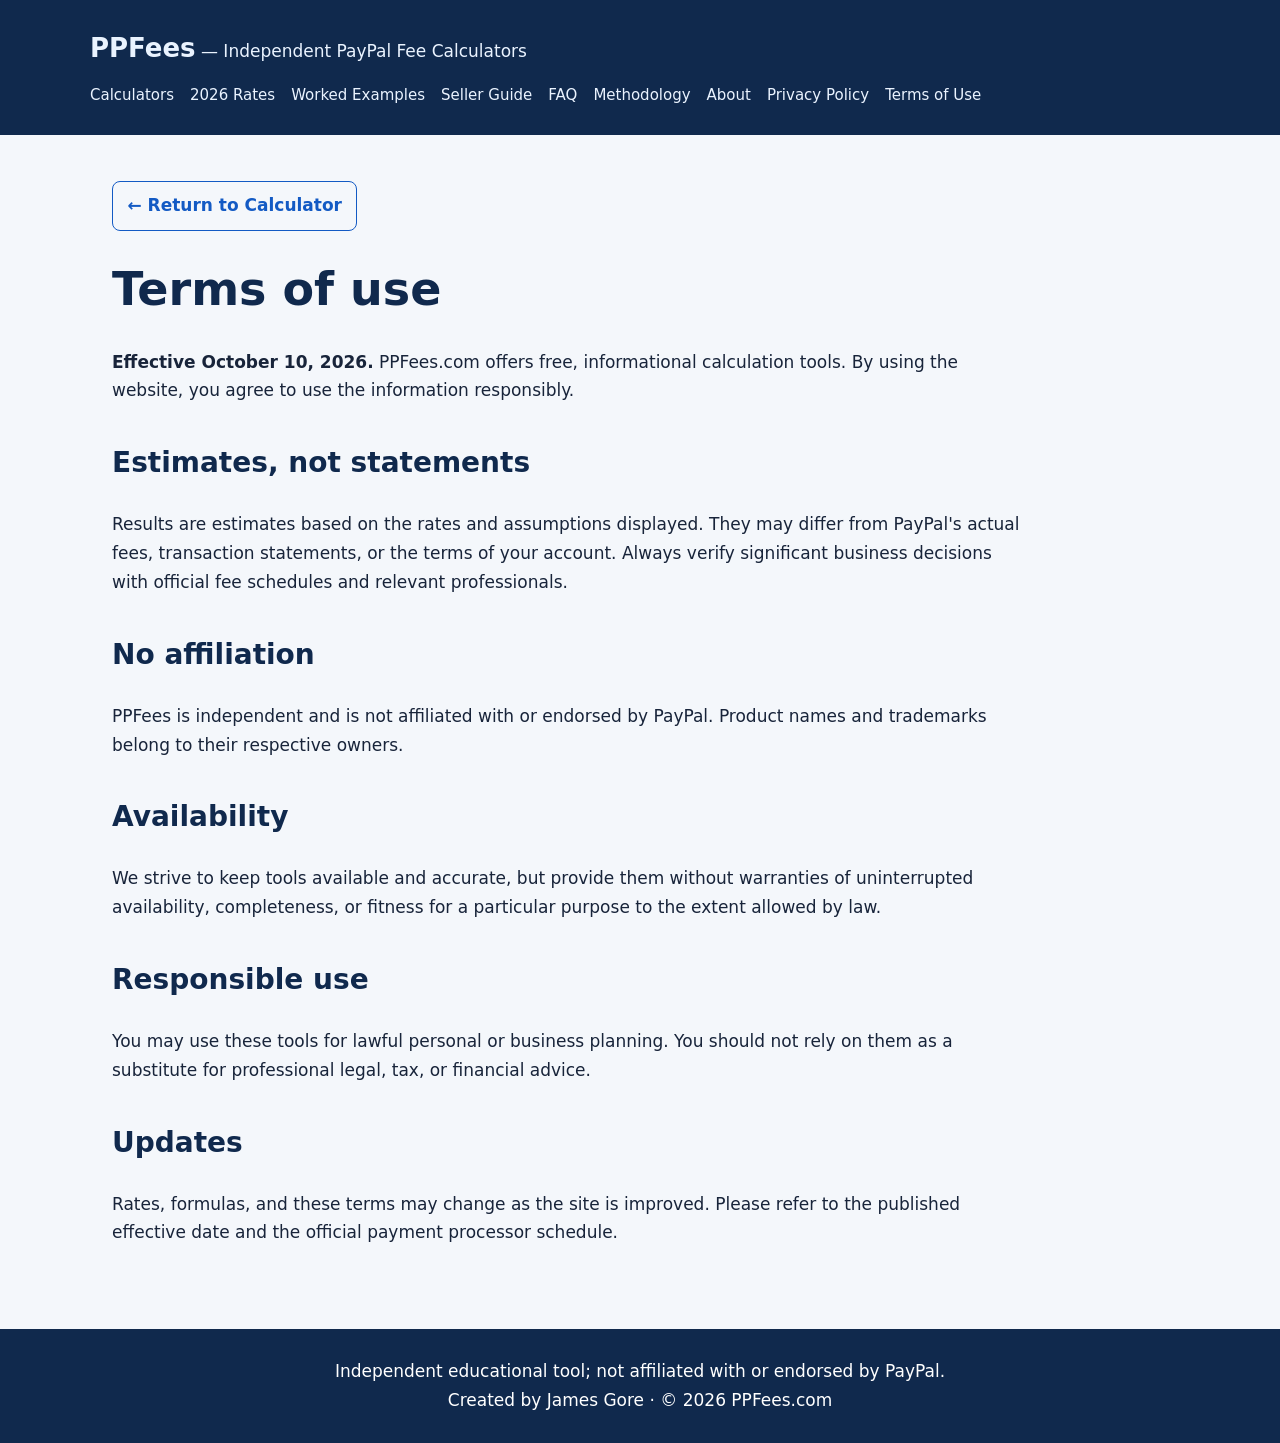
<file: terms.html>
<!doctype html><html lang="en"><head><meta charset="utf-8"><meta name="viewport" content="width=device-width,initial-scale=1"><meta name="theme-color" content="#10294d"><link rel="stylesheet" href="style.css"><link rel="canonical" href="https://ppfees.com/terms.html"><meta name="description" content="Terms of use and limitations for the free PPFees calculators."><title>Terms of Use | PPFees</title><script async src="https://pagead2.googlesyndication.com/pagead/js/adsbygoogle.js?client=ca-pub-5287196493103465" crossorigin="anonymous"></script></head><body><header><a href="index.html"><strong>PPFees</strong> — Independent PayPal Fee Calculators</a><nav><a href="index.html">Calculators</a> <a href="rates.html">2026 Rates</a> <a href="examples.html">Worked Examples</a> <a href="guide.html">Seller Guide</a> <a href="faq.html">FAQ</a> <a href="methodology.html">Methodology</a> <a href="about.html">About</a> <a href="privacy.html">Privacy Policy</a> <a href="terms.html">Terms of Use</a></nav></header><main><p class="return-link"><a href="index.html">← Return to Calculator</a></p><h1>Terms of use</h1><p><strong>Effective October 10, 2026.</strong> PPFees.com offers free, informational calculation tools. By using the website, you agree to use the information responsibly.</p><h2>Estimates, not statements</h2><p>Results are estimates based on the rates and assumptions displayed. They may differ from PayPal's actual fees, transaction statements, or the terms of your account. Always verify significant business decisions with official fee schedules and relevant professionals.</p><h2>No affiliation</h2><p>PPFees is independent and is not affiliated with or endorsed by PayPal. Product names and trademarks belong to their respective owners.</p><h2>Availability</h2><p>We strive to keep tools available and accurate, but provide them without warranties of uninterrupted availability, completeness, or fitness for a particular purpose to the extent allowed by law.</p><h2>Responsible use</h2><p>You may use these tools for lawful personal or business planning. You should not rely on them as a substitute for professional legal, tax, or financial advice.</p><h2>Updates</h2><p>Rates, formulas, and these terms may change as the site is improved. Please refer to the published effective date and the official payment processor schedule.</p></main><footer><div>Independent educational tool; not affiliated with or endorsed by PayPal.</div><div>Created by James Gore · © <span class="copyright-year">2026</span> PPFees.com</div></footer><script>document.querySelectorAll(".copyright-year").forEach(function(el){el.textContent=new Date().getFullYear();});</script></body></html>
</file>
<file: style.css>
*{box-sizing:border-box}body{margin:0;background:#f4f7fb;color:#18243a;font:17px/1.7 system-ui,-apple-system,Segoe UI,Arial,sans-serif}a{color:#135ac4}header{background:#10294d;color:white;padding:26px max(22px,calc((100vw - 1100px)/2))}header a{color:#eaf3ff;text-decoration:none}header strong{font-size:26px}nav{display:flex;gap:16px;flex-wrap:wrap;margin-top:13px;font-size:15px}main{max-width:1100px;margin:auto;padding:30px 22px 65px}h1{font-size:clamp(30px,4vw,46px);line-height:1.2;color:#10294d}h2{color:#10294d;margin-top:34px;font-size:28px}h3{color:#173f78}p{max-width:85ch}.lead{font-size:20px;color:#334965}.card{background:white;border:1px solid #dce5f0;border-radius:14px;padding:25px;margin:22px 0;box-shadow:0 5px 16px #142a4a0b}.grid{display:grid;grid-template-columns:repeat(auto-fit,minmax(250px,1fr));gap:16px}.grid .card{margin:0}.field{display:flex;flex-direction:column;gap:6px;margin:10px 0}label{font-weight:650}input,select{width:100%;padding:12px;font:inherit;border:1px solid #9caec6;border-radius:8px;background:white}button{padding:12px 20px;background:#1761ce;color:white;border:0;border-radius:9px;font:inherit;font-weight:700;cursor:pointer;margin:12px 7px 0 0}button.secondary{background:#385475}.result{background:#edf5ff;border-left:5px solid #1761ce;padding:18px;border-radius:8px;margin:18px 0}.result strong{font-size:24px;color:#10294d}.muted,small{color:#4e5e73}.pill{display:inline-block;background:#e7f1ff;color:#154a8e;padding:3px 10px;border-radius:18px;font-size:13px;font-weight:700}table{width:100%;border-collapse:collapse;background:white}td,th{border:1px solid #dbe4ef;padding:11px;text-align:left}th{background:#e8f0fa}footer{background:#10294d;color:white;padding:28px;text-align:center}footer a{color:white;margin:0 8px}.notice{background:#fff9e9;border-left:4px solid #e4a72a;padding:16px}.error{color:#a32626;font-weight:700}@media(max-width:600px){main{padding:20px 15px}header{padding:20px 15px}.card{padding:18px}body{font-size:17px}}
/* Accessible, responsive original result visualizations */
.chart-panel{margin:1.2rem 0;padding:1.1rem;background:#f3f7fc;border:1px solid #dbe6f2;border-radius:14px}.chart-panel h3{margin:.1rem 0 .4rem}.chart-hint{font-size:.93rem;color:#41556b;margin:.2rem 0 .85rem}.stacked{height:28px;width:100%;display:flex;border-radius:9px;overflow:hidden;background:#e2e8f0}.stack-net{background:#157f70}.stack-fee{background:#e6a23c}.chart-legend{display:flex;gap:1.2rem;flex-wrap:wrap;margin-top:.7rem;font-size:.95rem}.chart-legend span{display:inline-flex;align-items:center;gap:.35rem}.dot{display:inline-block;width:12px;height:12px;border-radius:3px}.dot-net{background:#157f70}.dot-fee{background:#e6a23c}.bar-row{display:grid;grid-template-columns:minmax(125px,1.2fr) minmax(80px,2fr) minmax(60px,.7fr);gap:.6rem;align-items:center;margin:.7rem 0;font-size:.9rem}.bar-label{overflow-wrap:anywhere}.bar-track{height:18px;background:#dfe8f2;border-radius:5px;overflow:hidden}.bar-fill{display:block;height:100%;background:#2563a5;border-radius:5px}.bar-row strong{text-align:right;font-variant-numeric:tabular-nums}@media(max-width:500px){.bar-row{grid-template-columns:minmax(85px,1fr) minmax(65px,1fr) auto;gap:.35rem;font-size:.78rem}.chart-panel{padding:.7rem}}

.return-link{margin:1rem 0 1.5rem;font-weight:700}.return-link a{display:inline-block;padding:.6rem .9rem;border:1px solid currentColor;border-radius:8px;text-decoration:none}.return-link a:hover{text-decoration:underline}
</file>
